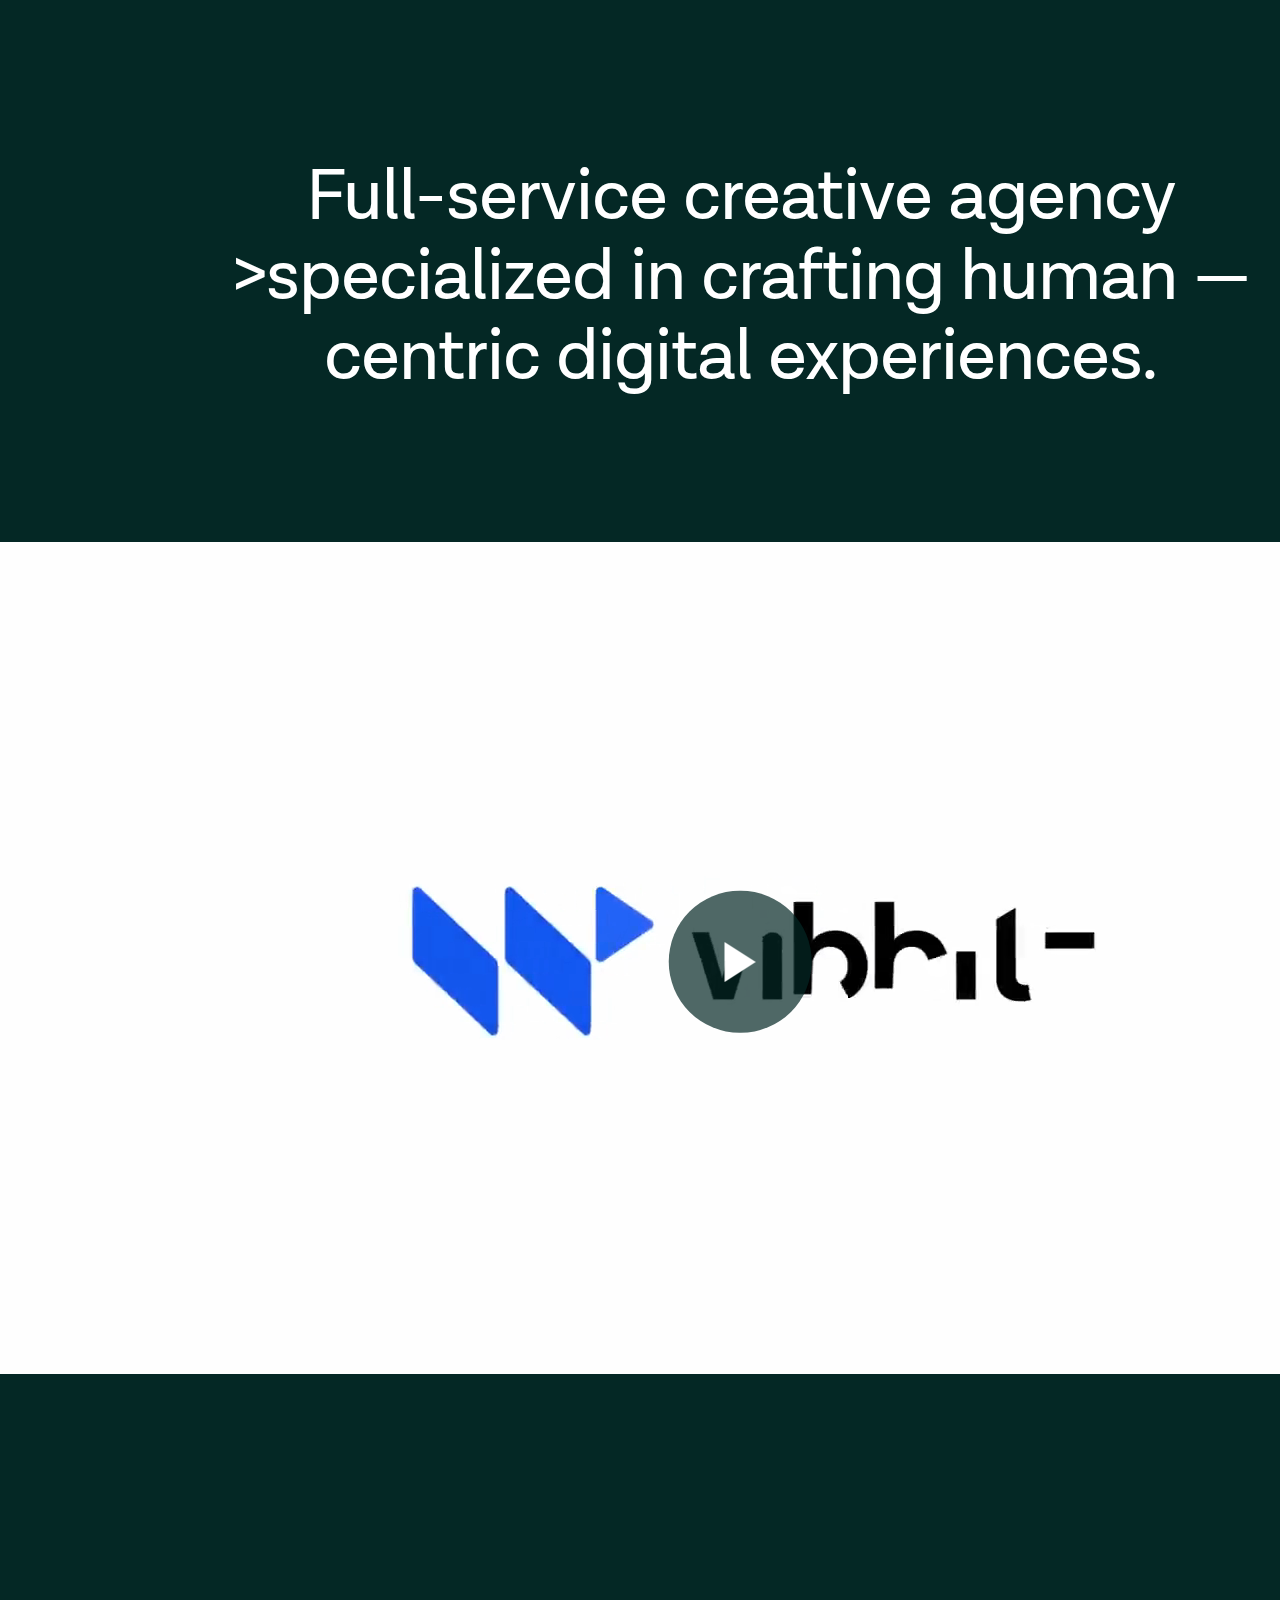
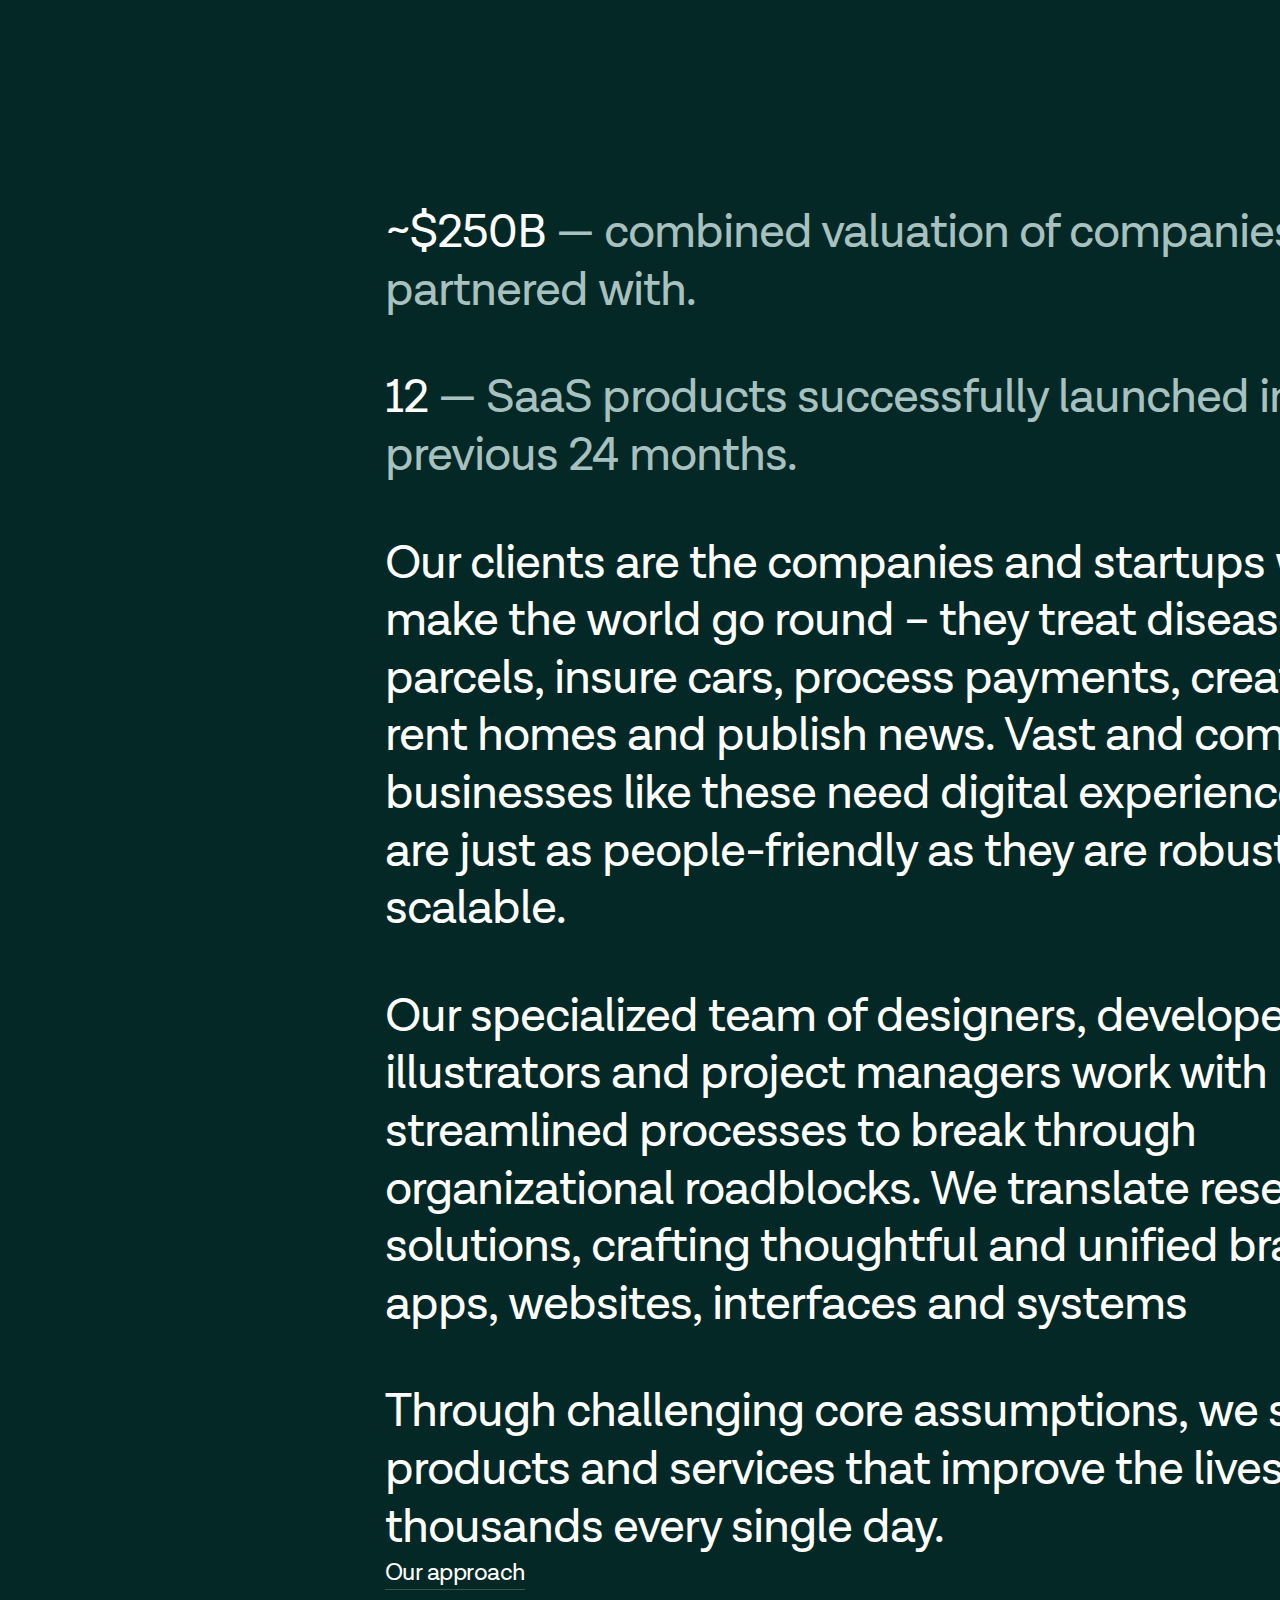
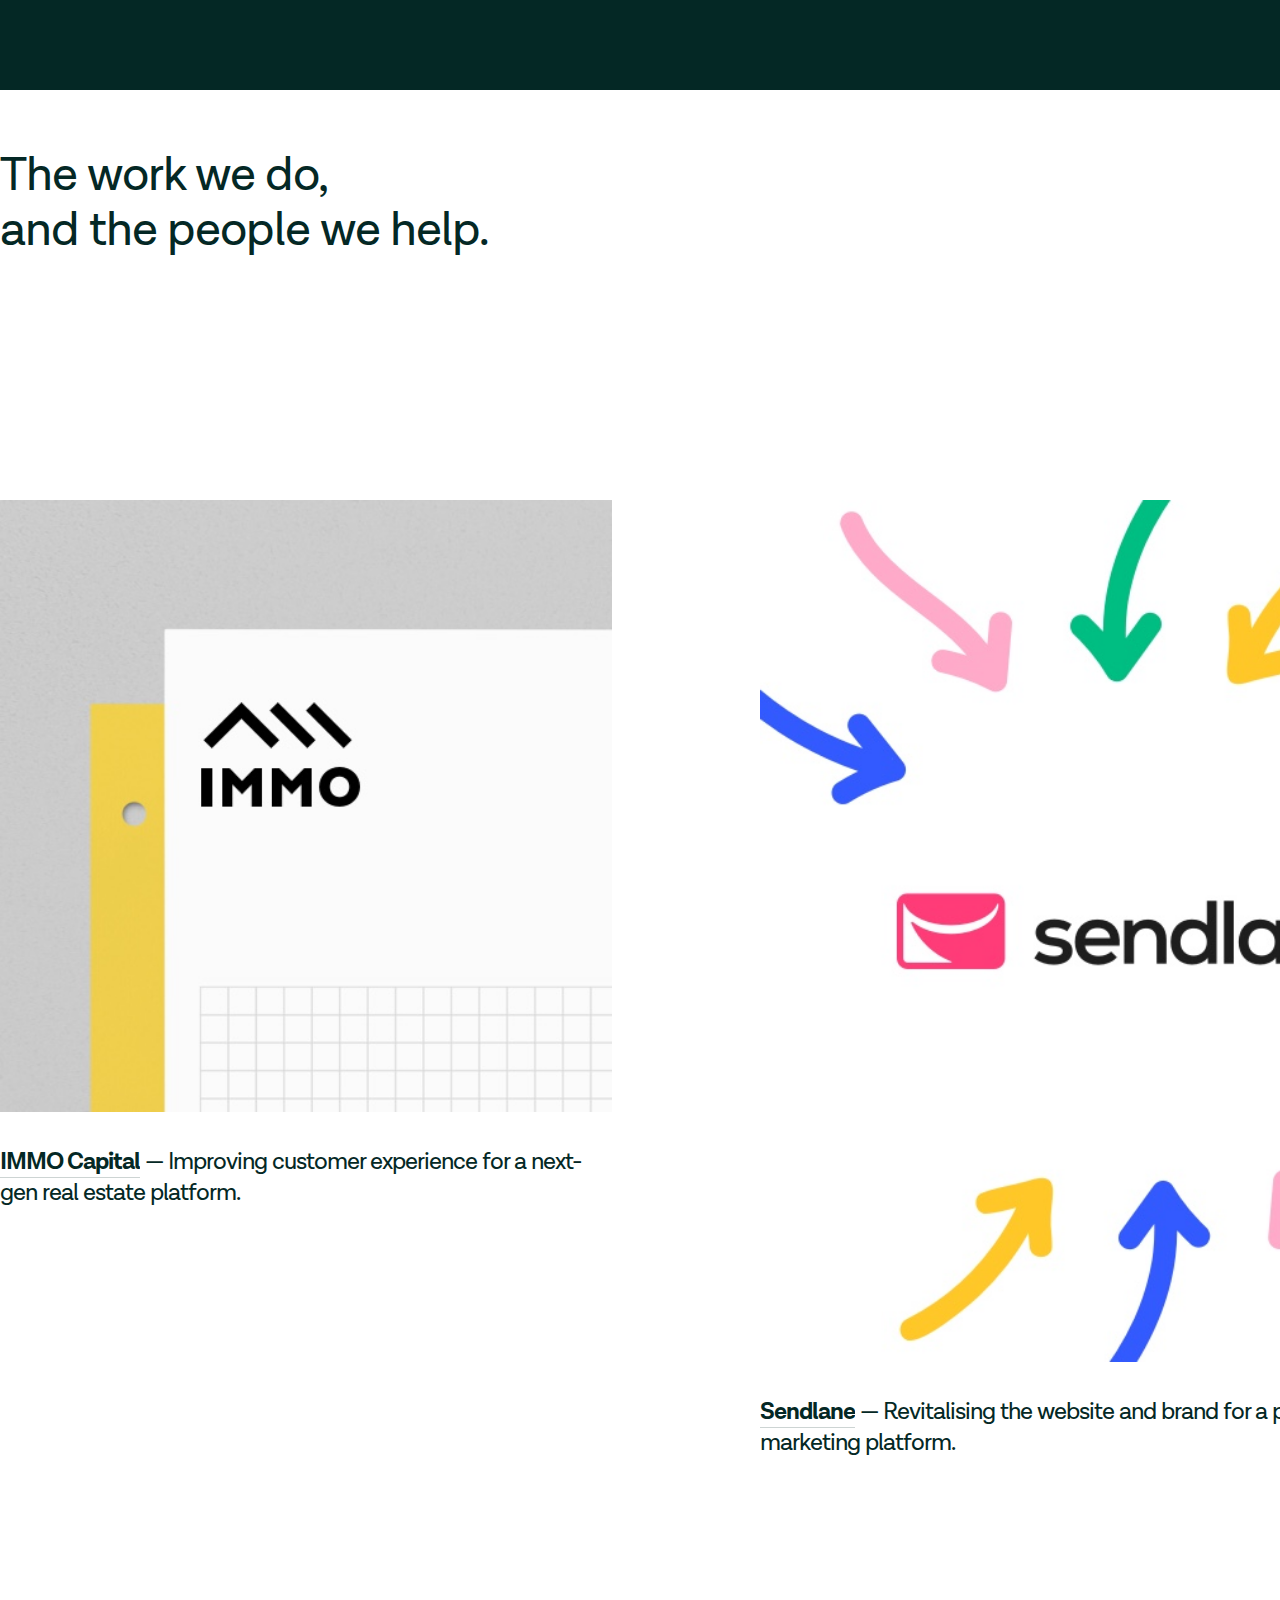
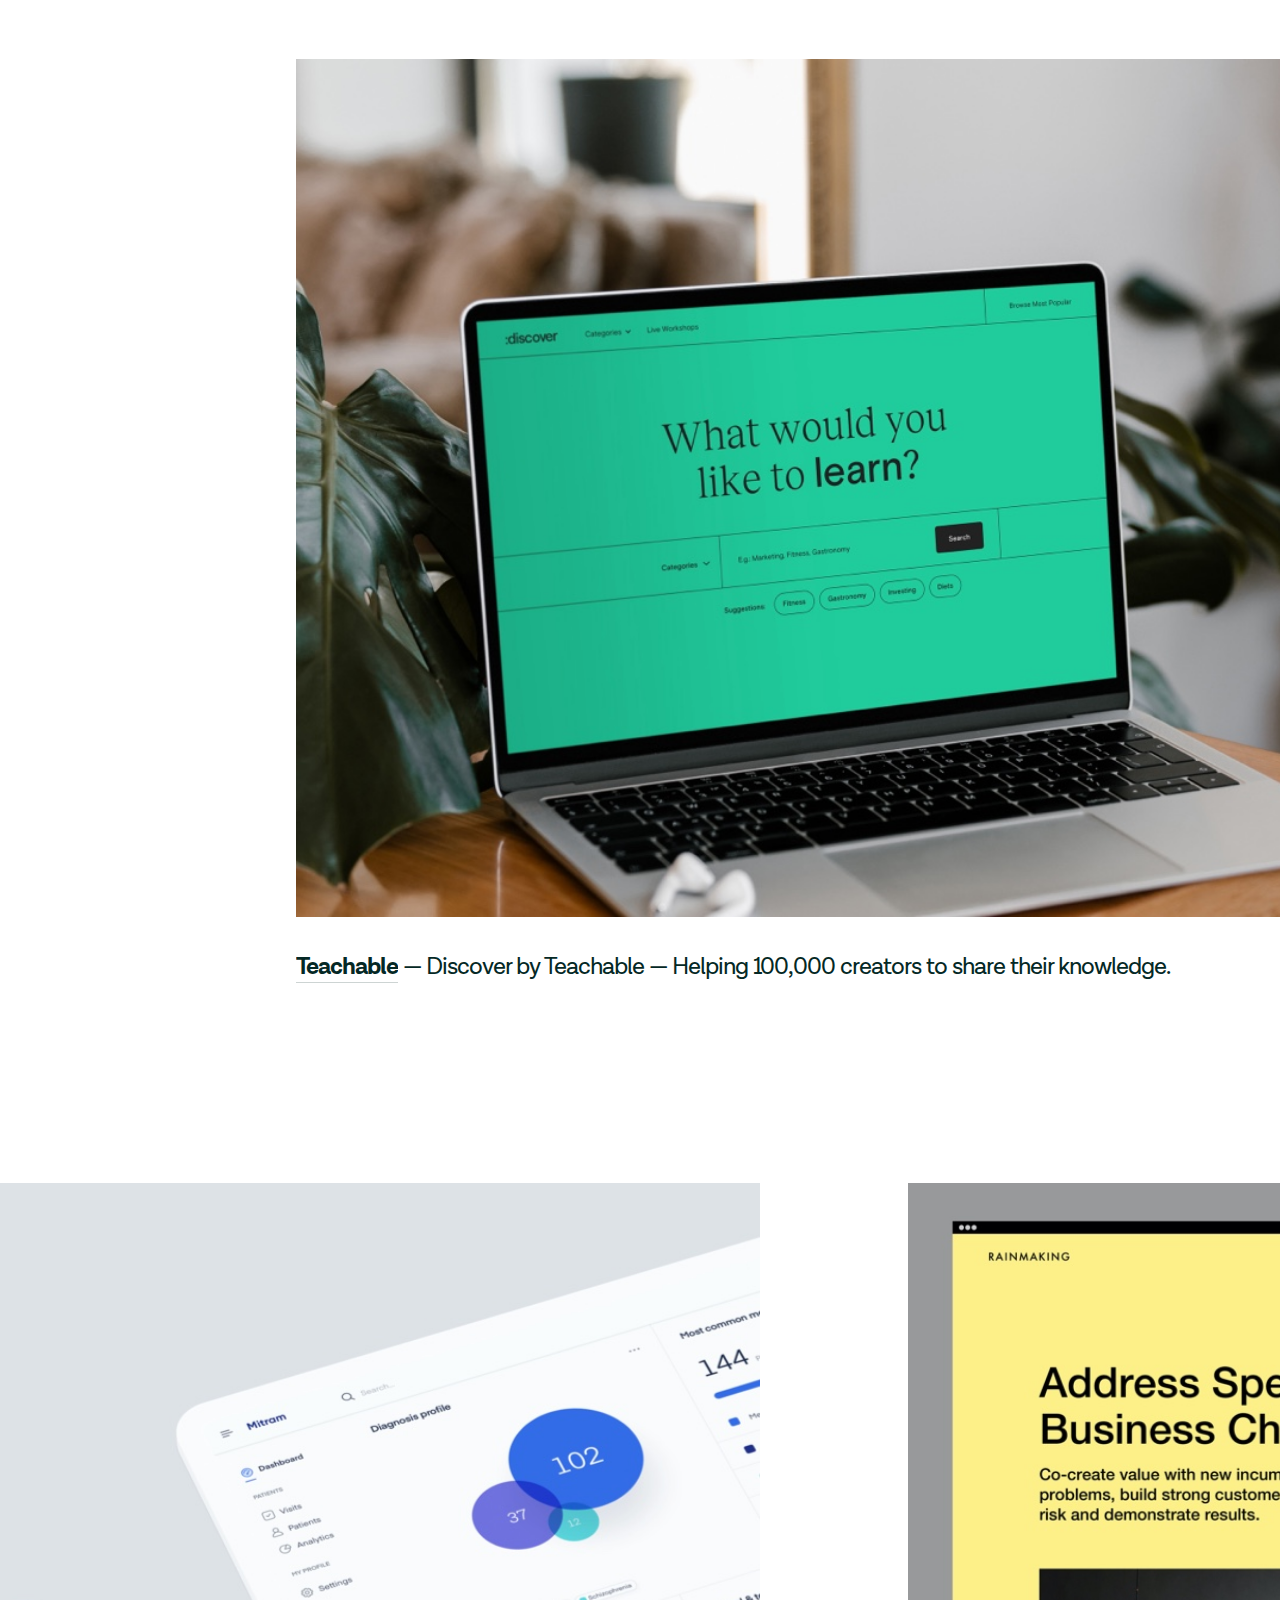
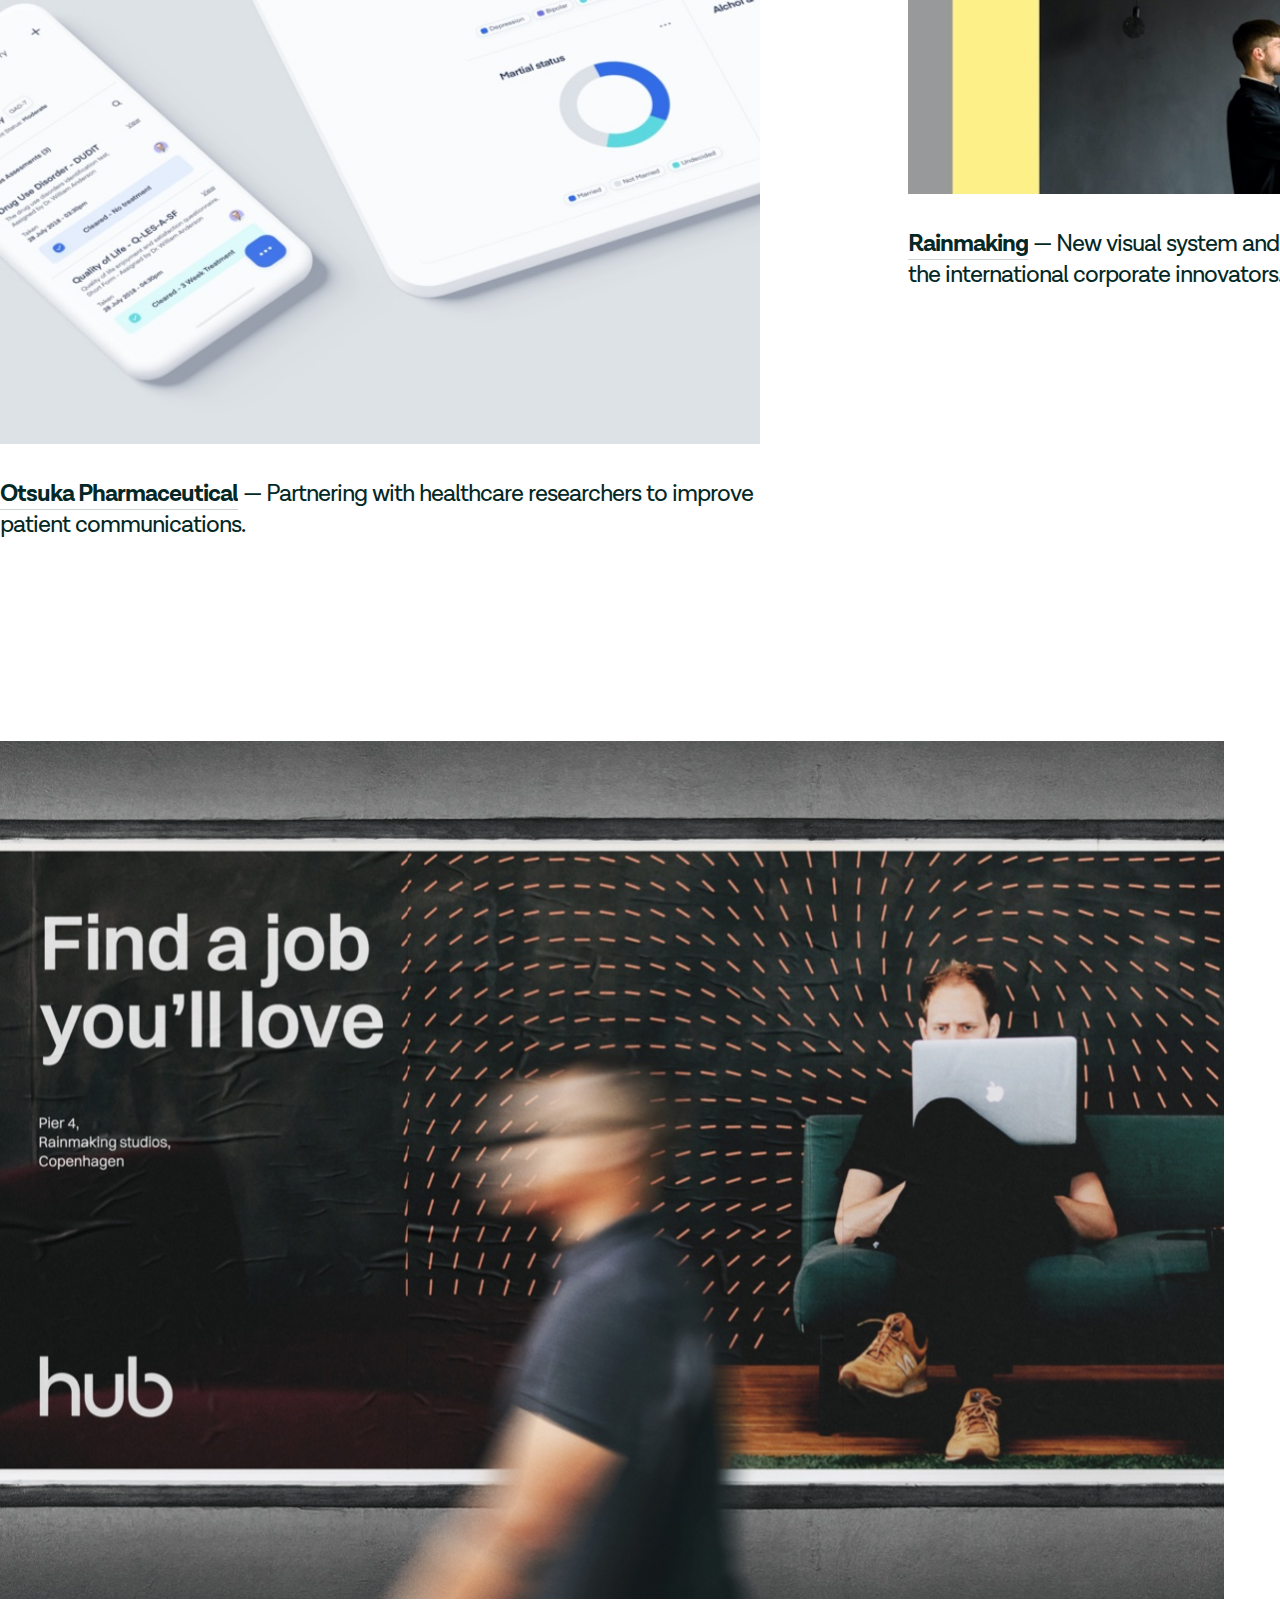
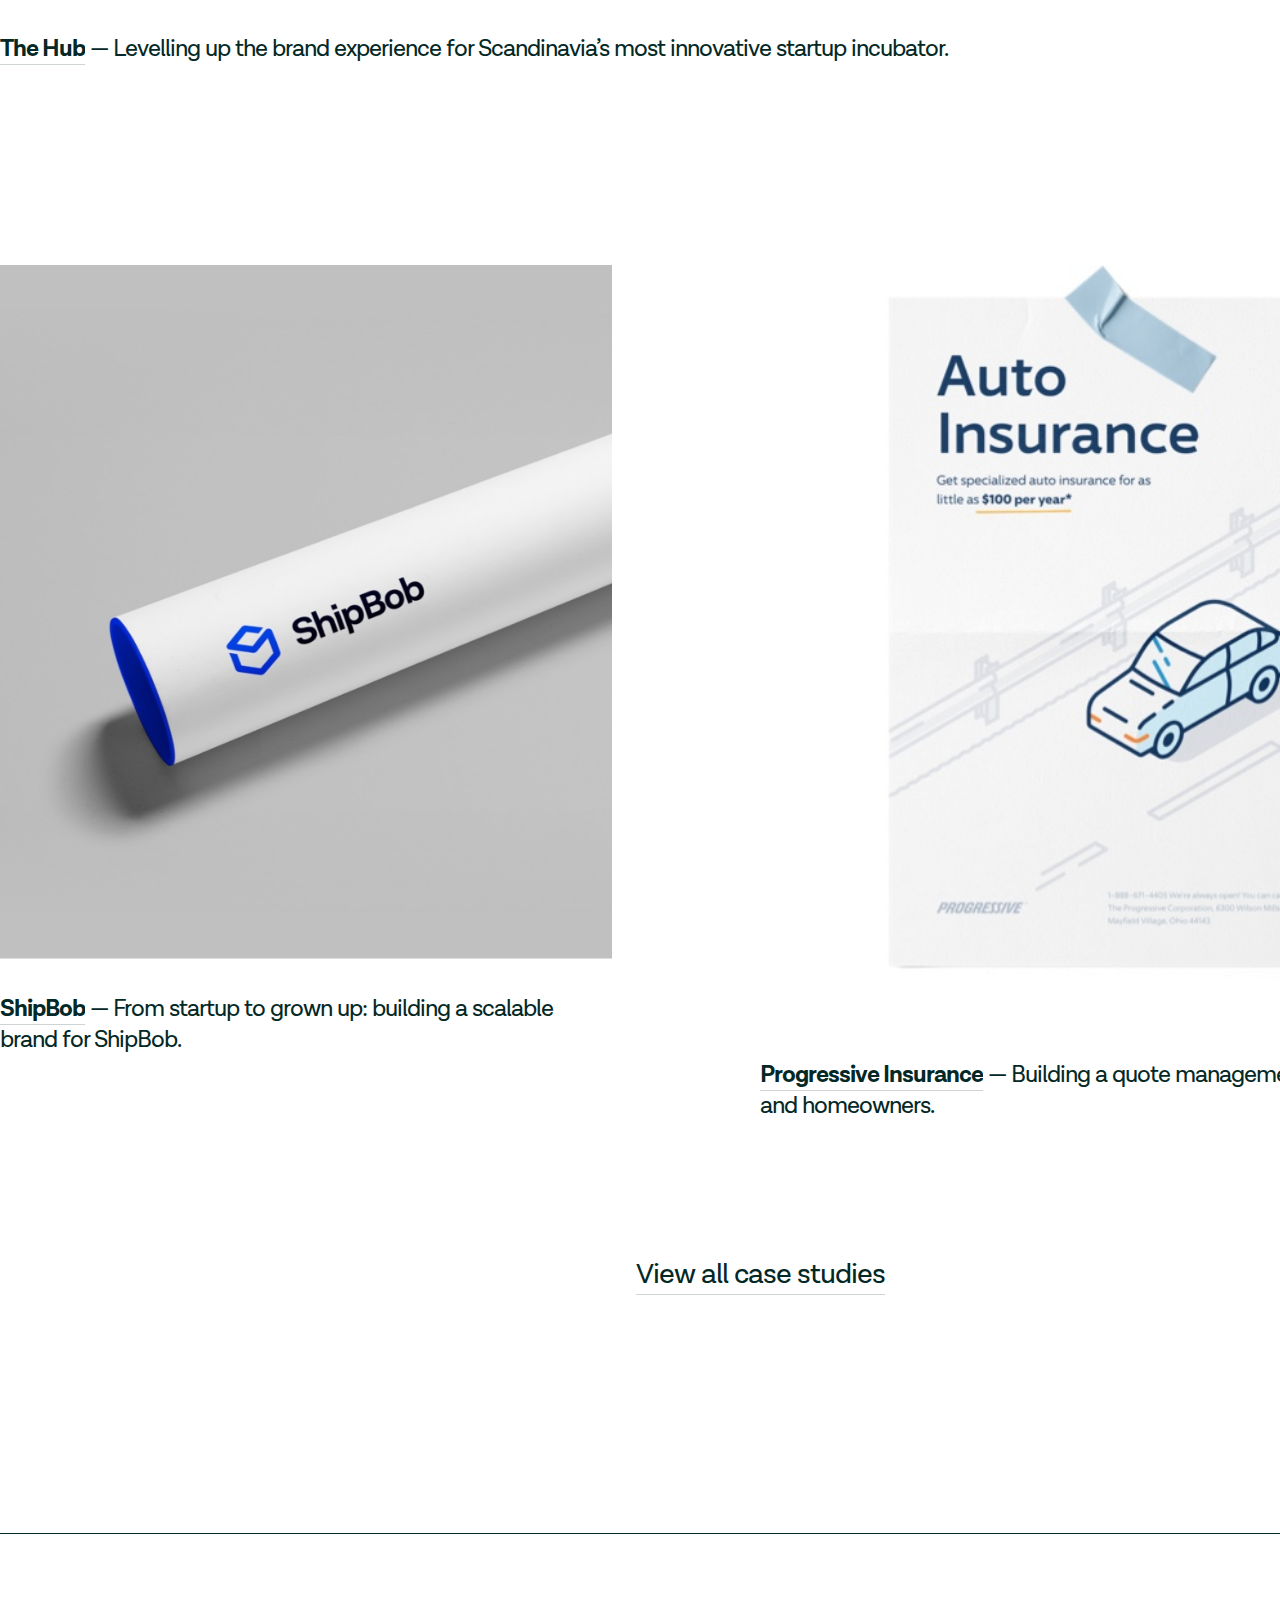
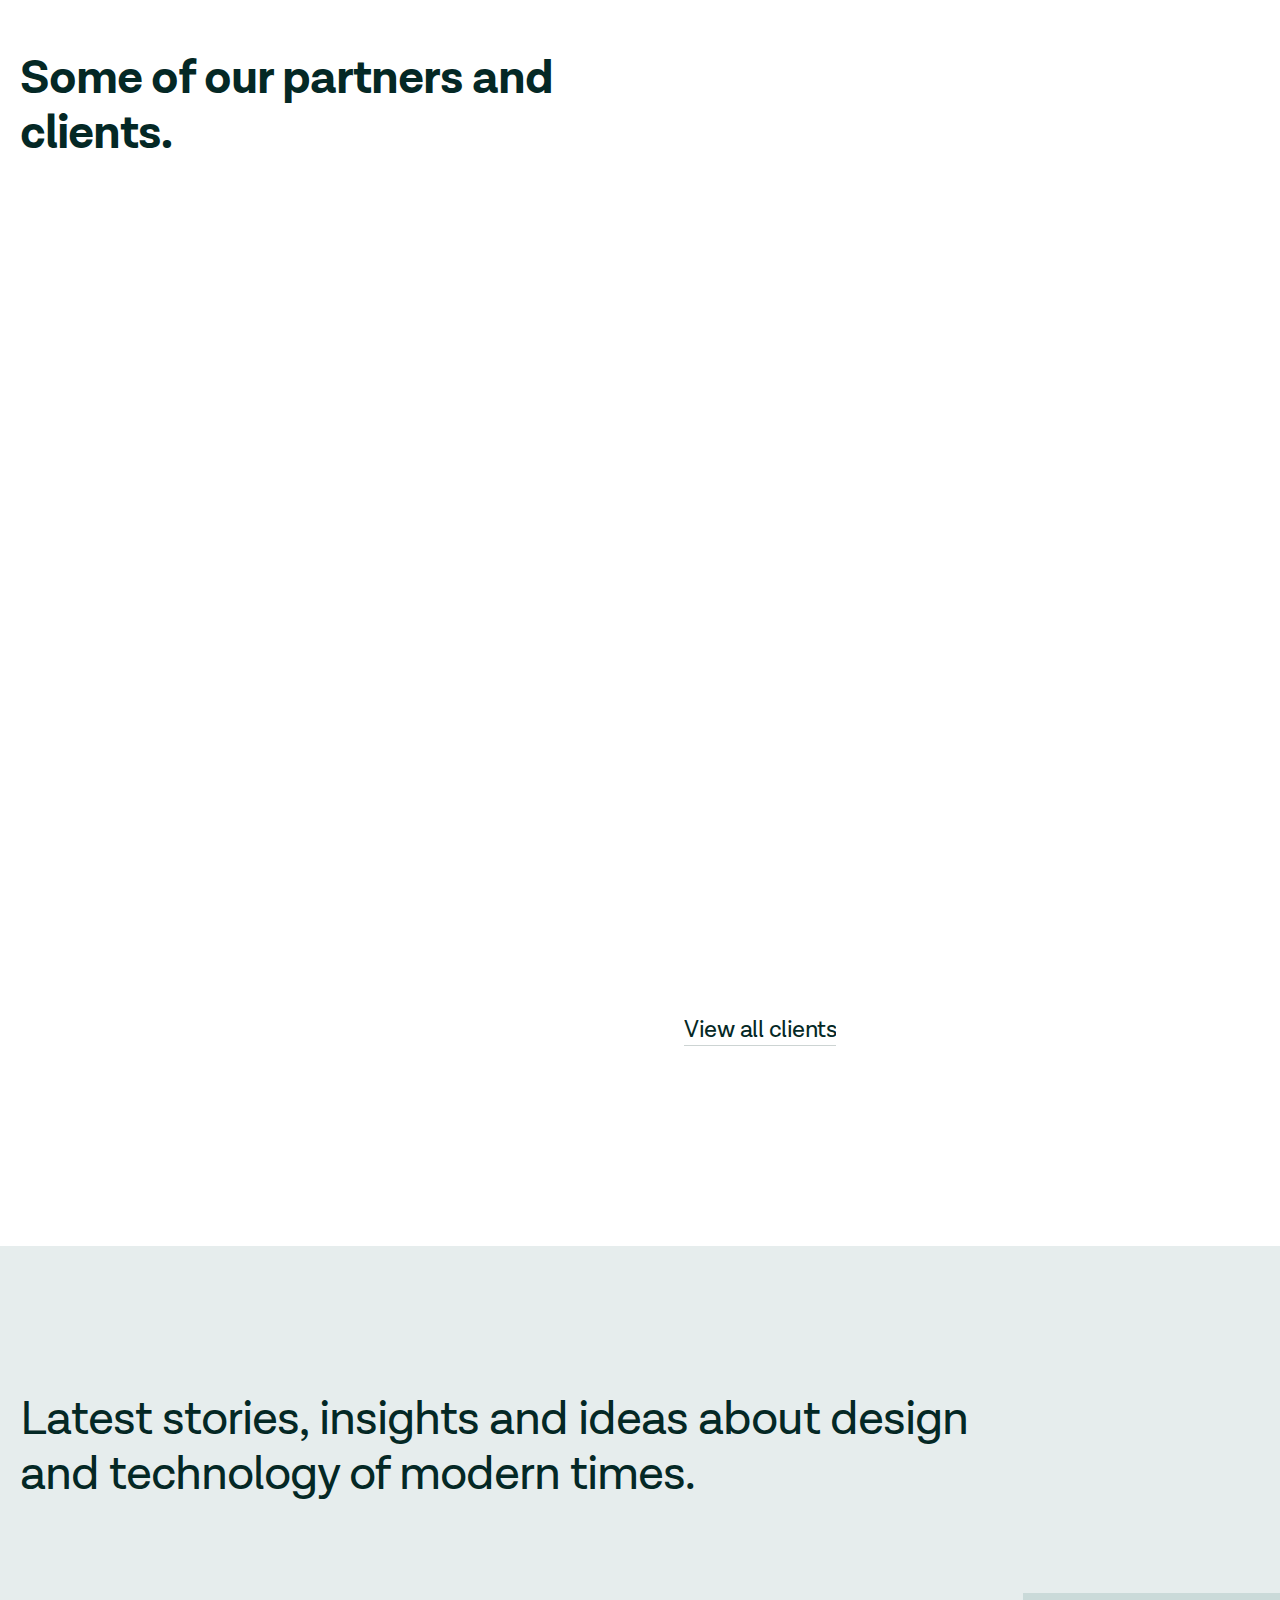
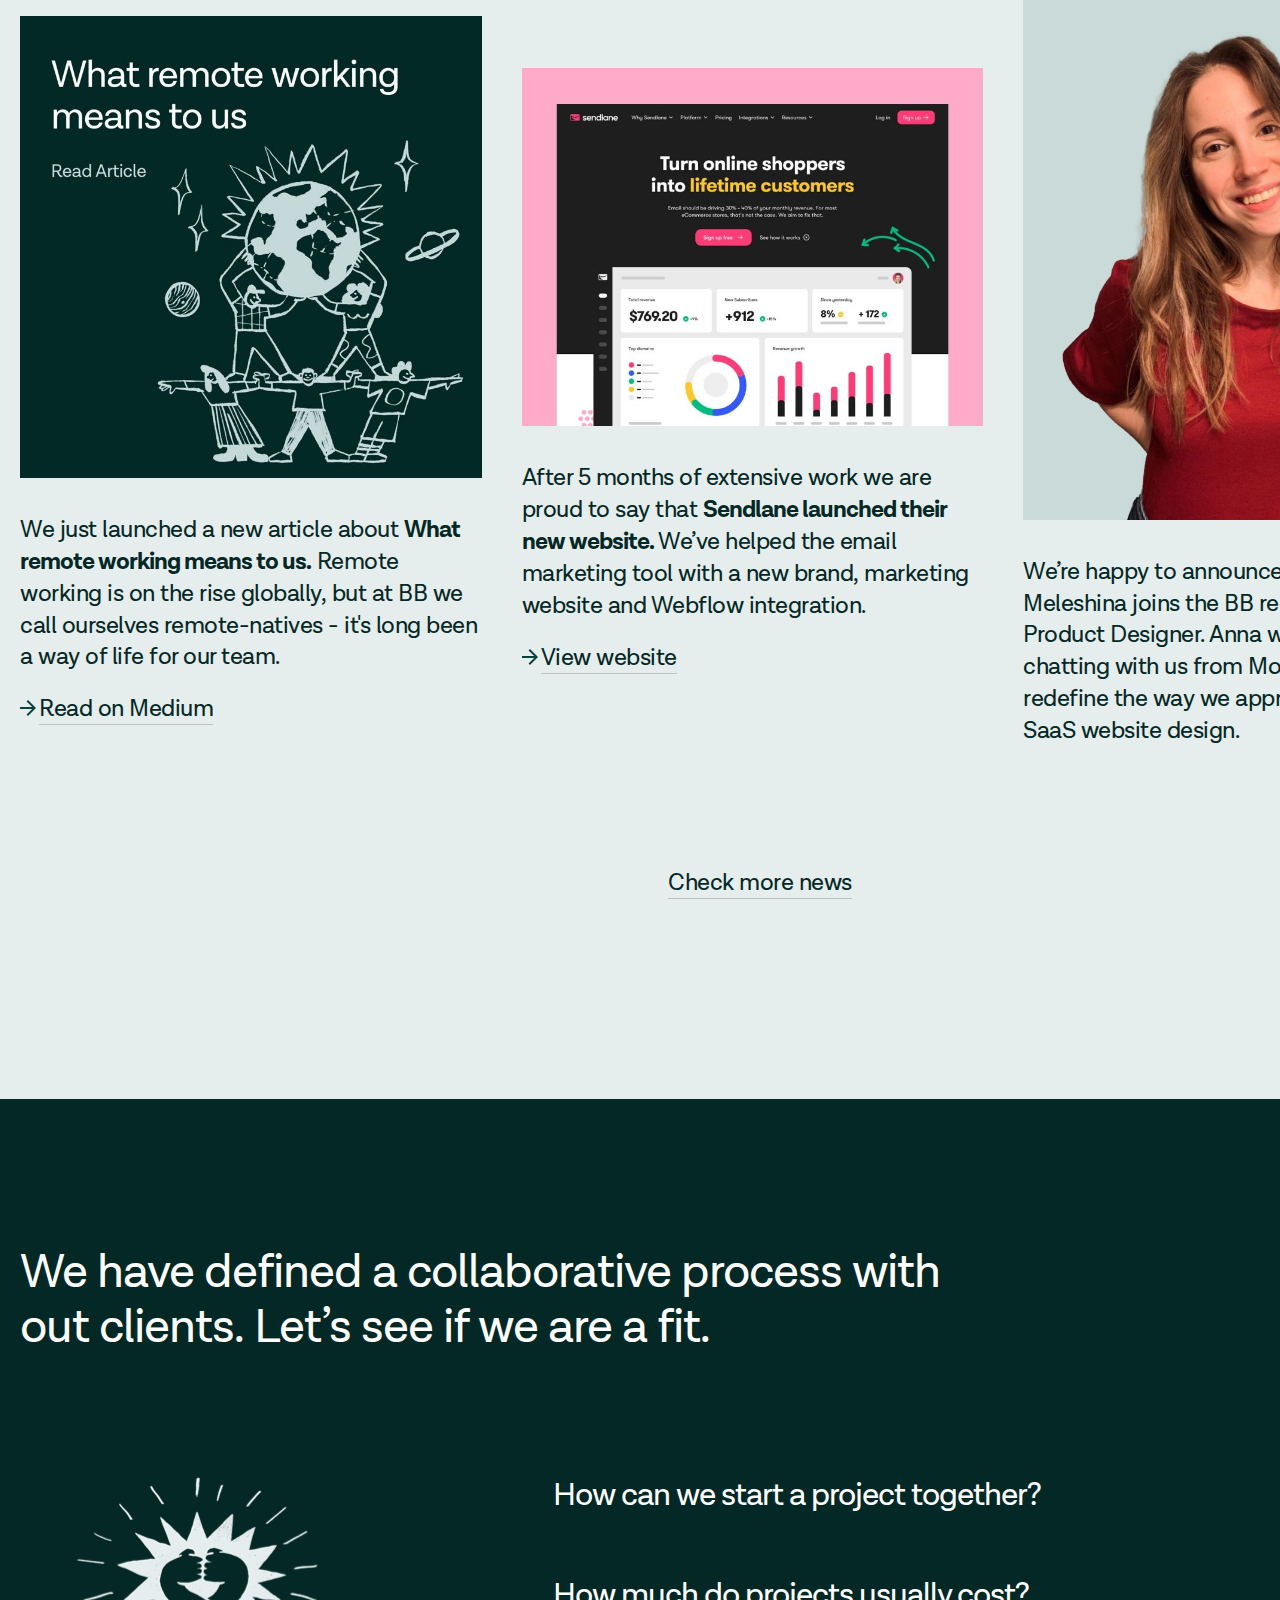
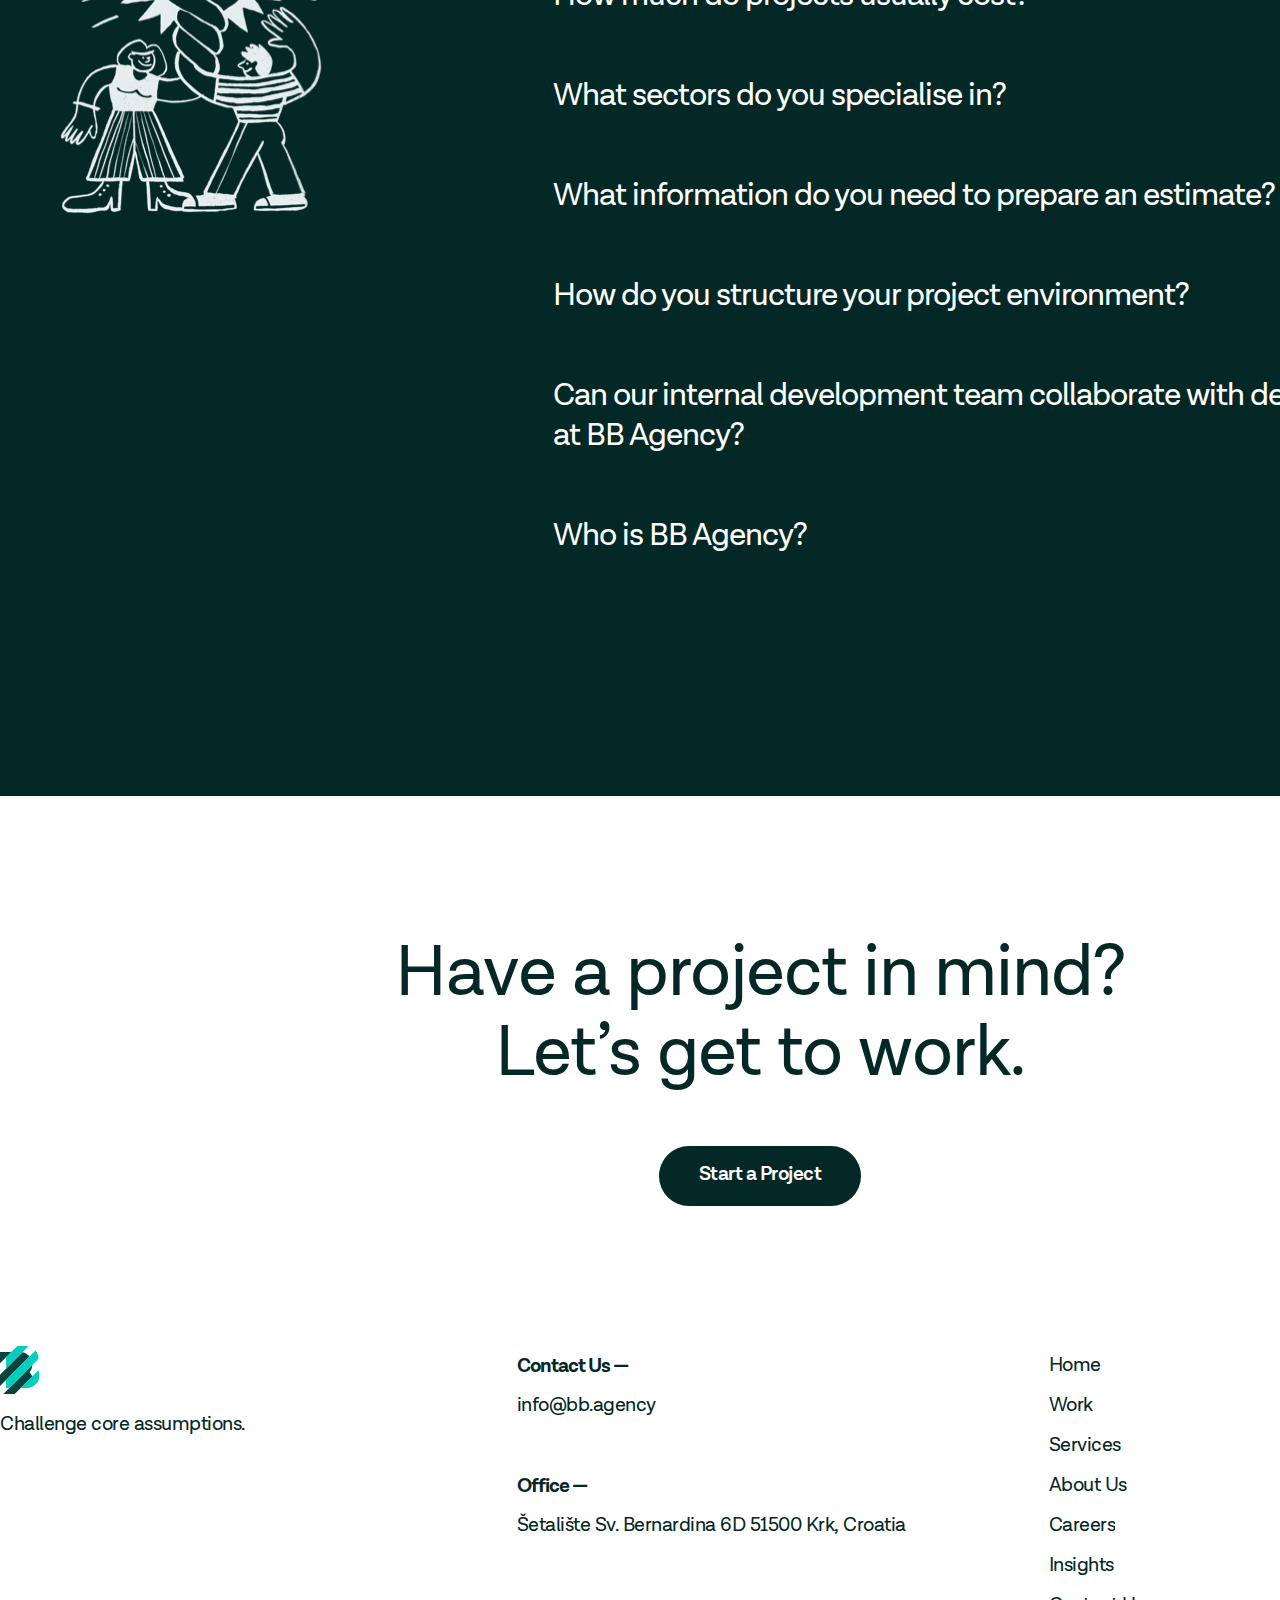
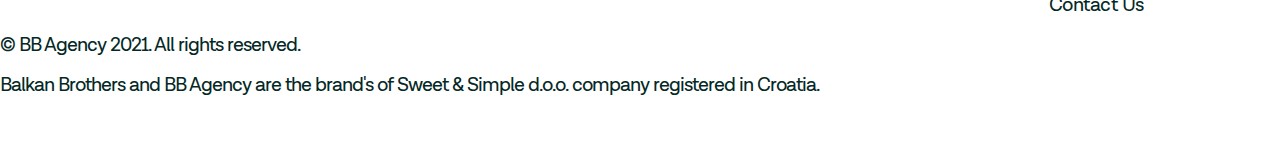
<file: index.html>
<!DOCTYPE html>
<html lang="en">

<link rel="shortcut icon" href="img/logo-icon-green.svg" sizes="16x16">

<head>
    <meta charset="UTF-8">
    <meta http-equiv="X-UA-Compatible" content="IE=edge">
    <meta name="viewport" content="width=device-width, initial-scale=1.0">
    <title>BB Agency</title>
    <link href="css/main.css" rel="stylesheet">
</head>



<body class="bg">

    <header>
        <div class="left">
            <a class="LOGO" href="index.html">Balkan Bros.</a>
        </div>
        <div class="right">
            <a class="work under_w" href="work.html">work</a>
            <a class="Services">Services</a>
            <a class="About Us">About Us</a>
            <a class="Insights">Insights</a>
            <a class="Start">Start a Project</a>
        </div>
    </header>
    <!-- progressive otsuka deloitte shipbob teachable -->

    <div class="videoplay">
        <iframe src="https://player.vimeo.com/video/465414188?title=1&byline=1&portrait=1&autoplay=true" frameborder="0"
            allow="autoplay; fullscreen" allowfullscreen></iframe>


    </div>


    <div class="up">
        <div class="container_a">
            <div class="full">
                <h1>
                    <div class="full_1">Full-service creative agency</div>
                    <div class="full_2">>specialized in crafting human —</div>
                    <div class="full_3">centric digital experiences.</div>
                </h1>
            </div>
        </div>


        <div class="video">
            <video muted autoplay loop>
                <source src="video/showcase.mp4" type="video/mp4">
            </video>
            <div class="play"></div>
            <img src="img/white_arrow.png" alt="">
        </div>


        <ul class="pimg">
            <li class="p_1">
                <img src="img/progressive.svg" alt="">
            </li>
            <li class="p_2">
                <img src="img/otsuka.svg" alt="">
            </li>
            <li class="p_3">
                <img src="img/deloitte.svg" alt="">
            </li>
            <li class="p_4">
                <img src="img/shipbob.svg" alt="">
            </li>
            <li class="p_5">
                <img src="img/teachable.svg" alt="">
            </li>
        </ul>

        <div class="combined">
            <div>
                <h2 class="com_1">~$250B
                    <span>
                        — combined valuation of companies we’ve partnered with.
                    </span>
                </h2>
            </div>
            <div>
                <h2 class="com_2">12
                    <span>
                        — SaaS products successfully launched in the previous 24 months.
                    </span>
                </h2>
            </div>
            <div>
                <h2 class="com_3">Our clients are the companies and startups who make the world go round – they treat
                    diseases, move
                    parcels,
                    insure cars, process payments, create jobs, rent homes and publish news. Vast and complex businesses
                    like
                    these need digital experiences that are just as people-friendly as they are robust and scalable.
                </h2>
            </div>
            <div>
                <h2 class="com_4">Our specialized team of designers, developers, illustrators and project managers work
                    with
                    streamlined
                    processes to break through organizational roadblocks. We translate research into solutions, crafting
                    thoughtful and unified brands, apps, websites, interfaces and systems
                </h2>
            </div>
            <div>
                <h2 class="com_5">Through challenging core assumptions, we shape the products and services that improve
                    the lives of
                    thousands
                    every single day.
                </h2>
            </div>

            <span><a class="under_w" href="#">Our approach</a></span>

        </div>

    </div>




    <!-- ------------- -->
    <div class="bg_white">
        <div class="thewokr">
            <h2>
                The work we do,<br>
                and the people we help.
            </h2>
        </div>

        <div class="down">
            <div class="card">
                <ul>
                    <li class="card_1">
                        <a href="#">
                            <div class="cimg_1">
                                <img src="img/thumbnail_01.jpg" art="">
                            </div>
                            <div class="text">
                                <b class="under_g">
                                    IMMO Capital
                                </b>
                                <span>
                                    — Improving customer experience for a next-gen real estate platform.
                                </span>
                            </div>
                        </a>
                    </li>
                    <li class="card_2">
                        <a href="#">
                            <div class="cimg_2">
                                <img src="img/thumbnail_02.jpg" art="">
                            </div>
                            <div class="text">
                                <b class="under_g">
                                    Sendlane
                                </b>
                                <span>
                                    — Revitalising the website and brand for a premier automated marketing platform.
                                </span>
                            </div>
                        </a>
                    </li>
                    <li class="card_3">
                        <a href="#">
                            <div class="cimg_3">
                                <img src="img/thumbnail_03.jpg" art="">
                            </div>
                            <div class="text">
                                <b class="under_g">
                                    Teachable
                                </b>
                                <span>
                                    — Discover by Teachable — Helping 100,000 creators to share their knowledge.
                                </span>
                            </div>
                        </a>
                    </li>
                    <li class="card_4">
                        <a href="#">
                            <div class="cimg_4">
                                <img src="img/thumbnail_04.jpg" art="">
                            </div>
                            <div class="text">
                                <b class="under_g">
                                    Otsuka Pharmaceutical
                                </b>
                                <span>
                                    — Partnering with healthcare researchers to improve patient communications.
                                </span>
                            </div>
                        </a>
                    </li>
                    <li class="card_5">
                        <a href="#">
                            <div class="cimg_5">
                                <img src="img/thumbnail_05.jpg" art="">
                            </div>
                            <div class="text">
                                <b class="under_g">
                                    Rainmaking
                                </b>
                                <span>
                                    — New visual system and CMS environment for the international corporate innovators.
                                </span>
                            </div>
                        </a>
                    </li>
                    <li class="card_6">
                        <a href="#">
                            <div class="cimg_6">
                                <img src="img/thumbnail_06.jpg" art="">
                            </div>
                            <div class="text">
                                <b class="under_g">
                                    The Hub
                                </b>
                                <span>
                                    — Levelling up the brand experience for Scandinavia’s most innovative startup
                                    incubator.
                                </span>
                            </div>
                        </a>
                    </li>
                    <li class="card_7">
                        <a href="#">
                            <div class="cimg_7">
                                <img src="img/thumbnail_07.jpg" art="">
                            </div>
                            <div class="text">
                                <b class="under_g">
                                    ShipBob
                                </b>
                                <span>
                                    — From startup to grown up: building a scalable brand for ShipBob.
                                </span>
                            </div>
                        </a>
                    </li>
                    <li class="card_8">
                        <a href="">
                            <div class="cimg_8">
                                <img src="img/thumbnail_08.jpg" art="">
                            </div>
                            <div class="text">
                                <b class="under_g">
                                    Progressive Insurance
                                </b>
                                <span>
                                    — Building a quote management system for agents and homeowners.
                                </span>
                            </div>
                        </a>
                    </li>



                    <div class="allstudies">
                        <a href="https://bb.agency/wokr" class="under_g">View all case studies</a>
                    </div>


                </ul>


            </div>

        </div>
        <!-- <hr> -->


        <div class="clients">
            <h2>Some of our partners and clients.</h2>
            <ul>
                <li class="clients_1">
                    <div><img src="img/progressive.jpg" alt=""></div>
                    <figure><a href="" class="under_g">Progressive Insurance</a>
                        — We have a 5+ years ongoing partnership with Progressive to help build a quote management
                        system for agents and homeowners.
                    </figure>
                    <figcaption>Insurtech</figcaption>
                </li>
                <li class="clients_2">
                    <div><img src="img/otsuka.jpg" alt=""></div>
                    <figure><a href="" class="under_g">Otsuka Pharmaceutical</a>
                        — We have an ongoing partnership with Otsuka’s US innovation department to test and publish a
                        multitude of healthcare apps.
                    </figure>
                    <figcaption>HealthcareTechnology</figcaption>
                </li>
                <li class="clients_3">
                    <div><img src="img/deloitte.jpg" alt=""></div>
                    <figure><a href="" class="under_g">Deloitte</a>
                        — We launched an in-house product named Semoss to help battle big data management.
                    </figure>
                    <figcaption>Big data</figcaption>
                </li>
                <li class="clients_4">
                    <div><img src="img/wibbitz.jpg" alt=""></div>
                    <figure><a href="" class="under_g">Wibbitz</a>
                        — Wibbitz partnered with BB Agency to completely rebrand and launch Wibbitz’s new website,
                        marketing
                        platform and product suite.
                    </figure>
                    <figcaption>SaaS</figcaption>
                </li>
                <li class="clients_5">
                    <div><img src="img/bnp-paribas.jpg" alt=""></div>
                    <figure><a href="" class="under_g"> BNP Paribas </a>
                        — To help BNP Paribas manage their largest clients with more than 150,000 employees, we created
                        concepts and visuals for customer communication solutions, in partnership with Sugar CRM.
                    </figure>
                    <figcaption>Fintech</figcaption>
                </li>
                <li class="clients_6">
                    <div><img src="img/shipbob.jpg" alt=""></div>
                    <figure><a href="" class="under_g">ShipBob</a>
                        — We’ve helped the shipping logistics provider with a refreshed branding, website and cms
                        environment.
                    </figure>
                    <figcaption>Transportation</figcaption>
                </li>
                <li class="clients_7">
                    <div><img src="img/sendlane.jpg" alt=""></div>
                    <figure><a href="" class="under_g">Sendlane</a>
                        — We’ve helped the marketing automation tool with a refreshed branding, user interface, website
                        and
                        CMS environment.
                    </figure>
                    <figcaption>SaaS</figcaption>
                </li>
                <li class="clients_8">
                    <div><img src="img/rainmaking.jpg" alt=""></div>
                    <figure><a href="" class="under_g">Rainmaking</a>
                        — A long term partnership with Copenhagen’s venture development firm to research and design new
                        experiences for various international clients.
                    </figure>
                    <figcaption>SaaS</figcaption>
                </li>

            </ul>

            <div class="Viewallclients">
                <a class="under_g" href="">View all clients</a>
            </div>
        </div>
    </div>

    <div class="moderntimes_bg">
        <div class="container_b">
            <h2>Latest stories, insights and ideas about design and technology of modern times.</h2>
            <ul>
                <li>
                    <img src="img/mordern_01.jpeg" class="mimg_1" alt="">

                    <p>
                        We just launched a new article about <strong>What remote working means to us.</strong> Remote
                        working is on the rise globally, but at BB we call ourselves remote-natives - it's long been a
                        way
                        of life for our team.
                    </p>
                    <div class="link">
                        <img src="img/arrow-right-green.svg" alt="">
                        <a href="#" class="under_g">Read on Medium</a>
                    </div>
                </li>
                <li>
                    <img src="img/mordern_02.jpeg" class="mimg_2" alt="">
                    <p>
                        After 5 months of extensive work we are proud to say that <strong>Sendlane launched their new
                            website.</strong> We’ve helped the email marketing tool with a new brand, marketing website
                        and
                        Webflow integration.
                    </p>
                    <div class="link">
                        <img src="img/arrow-right-green.svg" alt="">
                        <a href="#" class="under_g">View website</a>
                    </div>
                </li>
                <li>
                    <img src="img/mordern_03.jpeg" class="mimg_3" alt="">
                    <p>
                        We’re happy to announce that Anna Meleshina joins the BB remote—natives as a Product Designer.
                        Anna
                        will be Zooming and chatting with us from Moscow, to help us redefine the way we approach
                        strategy
                        and SaaS website design.
                    </p>

                </li>
            </ul>

            <div class="check">
                <a href="" class="under_g">Check more news</a>
            </div>
        </div>
    </div>





    <section class="Wehave">
        <div class="container_c">
            <h2>We have defined a collaborative process with out clients. Let’s see if we are a fit.</h2>
            <div class="how">
                <figure><img src="img/how.png" art=""></figure>
                <div>
                    <ul>

                        <li class="question">
                            <div class="push">
                                <h3>How can we start a project together?</h3>
                                <span class="caret"><img src="img/caret.png"></span>
                            </div>
                            <p>
                                Great question! The first step is to get in touch by filling out our contact form, which
                                you’ll find here. We usually start our projects with a discovery call, followed by a
                                short
                                exploration phase where we work with you to define the project scope and services we can
                                help you with. We’ll then proceed to share our cost estimate, prepare a statement of
                                work
                                and schedule in kickoff calls with our teams. Once the paperwork is complete and the
                                deposit
                                payment is settled, we get to work!
                            </p>
                        </li>



                        <li class="question">
                            <div class="push">
                                <h3>How much do projects usually cost?</h3>
                                <span class="caret"><img src="img/caret.png"></span>
                            </div>
                            <p>
                                We have a MEF (minimum engagement fee) in place, which means all projects start at
                                $30,000 USD.
                                Over the years, we’ve discovered this is the minimum figure that allows us to provide
                                all our
                                clients with a consistently high standard of work across multiple services, whilst
                                allowing room
                                for projects to change.

                                We offer our clients a number of different dynamic billing structures, including fixed
                                project
                                fees, hourly rates, and monthly retainers for both design and development services.
                            </p>
                        </li>

                        <li class="question">
                            <div class="push">
                                <h3>What sectors do you specialise in?</h3>
                                <span class="caret"><img src="img/caret.png"></span>
                            </div>
                            <p>
                                We work primarily with technology SMEs, corporations, and funded startups who develop
                                products in the SaaS, finance, banking, property, healthcare, transport, and
                                communication sectors.

                                We like to collaborate closely with clients, and see the best results when working
                                directly with CEOs, Heads of Marketing, CMOs, and VPs of Marketing, Product or
                                Technology.

                                We make especially great partners for companies who are growing fast and need a scalable
                                design system, modular CMS and a future- proof brand identity that they can manage
                                internally as their user base grows. Our case studies for Rainmaking, Wibbitz, ShipBob
                                and Assembly Payments are all great examples of the vital support and service we can
                                offer to rapidly expanding startups.
                            </p>
                        </li>
                        <li class="question">
                            <div class="push">
                                <h3>What information do you need to prepare an estimate?</h3>
                                <span class="caret"><img src="img/caret.png"></span>
                            </div>
                            <p>
                                We’re focused on human-centric design which includes our processes, so we’d always
                                suggest getting in touch first and we can talk you through what we need in more detail.
                            </p>
                        </li>
                        <li class="question">
                            <div class="push">
                                <h3>How do you structure your project environment?</h3>
                                <span class="caret"><img src="img/caret.png"></span>
                            </div>
                            <p>
                                We have small and focused teams dedicated to each project. Your typical team might look
                                something like this:
                                Project Manager
                                Brand Designer
                                UI Designer
                                UX Specialist
                                Frontend Developer,
                                Head of Design
                                Head of Development

                                Our agency is remote-native and we use industry standard collaboration software and apps
                                to maintain smooth and easy communication with our clients at all times.
                            </p>
                        </li>
                        <li class="question">
                            <div class="push">
                                <h3>Can our internal development team collaborate with developers at BB Agency?</h3>
                                <span class="caret"><img src="img/caret.png"></span>
                            </div>
                            <p>
                                We usually do! To know for sure, we’ll organize a call with your team to compare stack
                                and project environments.
                            </p>
                        </li>
                        <li class="question">
                            <div class="push">
                                <h3>Who is BB Agency?</h3>
                                <span class="caret"><img src="img/caret.png"></span>
                            </div>
                            <p>
                                We are designers, strategists, researchers, animators, illustrators, developers, and
                                project managers partnering with design leaders of tech brands and growing businesses to
                                create simple, useful and scalable digital solutions.

                                We are a remote team with members and collaborators working together from Croatia,
                                France, United Kingdom, Netherlands, Slovakia, Philippines, Lithuania and the United
                                States to provide a valuable global perspective on our work.

                                Our core team are based in Krk, Croatia. We work with our clients almost exclusively on
                                a remote basis, something that’s never been as easy and efficient as it is today, thanks
                                to our streamlined working processes. We’re proud to say our clients come to us from all
                                around the world.

                                Learn more about us
                            </p>
                        </li>
                    </ul>
                </div>
            </div>
        </div>
    </section>




    <!-- FOOTER FOOTER FOOTER FOOTER FOOTER FOOTER FOOTER FOOTER FOOTER FOOTER -->
    <div class="mind">
        <div class="container_d">

            <div class="have">
                <h1>Have a project in mind? Let’s get to work.</h1>
                <a href="#">Start a Project</a>
            </div>


            <div class="footer">

                <div class="row">

                    <div class="logo">
                        <a href="#"><img src="img/logo-icon-green.svg"></a>
                        <p> Challenge core assumptions. </p>
                    </div>
                    <div class="contacts">
                        <b>Contact Us —</b>
                        <a href="mailto:info@bb.agency" class="under_wg">info@bb.agency</a>
                        <br>
                        <br>
                        <b>Office —</b>
                        <p> Šetalište Sv. Bernardina 6D
                            51500 Krk, Croatia
                        </p>
                    </div>
                    <div class="menu">
                        <ul class="ml">
                            <li><a href="#" class="under_wg">Home</a></li>
                            <li><a href="#" class="under_wg">Work</a></li>
                            <li><a href="#" class="under_wg">Services</a></li>
                            <li><a href="#" class="under_wg">About Us</a></li>
                            <li><a href="#" class="under_wg">Careers</a></li>
                            <li><a href="#" class="under_wg">Insights</a></li>
                            <li><a href="#" class="under_wg">Contact Us</a></li>
                        </ul>
                        <ul class="mr">
                            <li><a href="#" class="under_wg">Dribbble</a></li>
                            <li><a href="#" class="under_wg">Instagram</a></li>
                            <li><a href="#" class="under_wg">Behance</a></li>
                            <li><a href="#" class="under_wg">Facebook</a></li>
                            <li><a href="#" class="under_wg">Clutch</a></li>
                            <li><a href="#" class="under_wg">Twitter</a></li>
                            <li><a href="#" class="under_wg">Medium</a></li>
                        </ul>
                    </div>

                </div>
                <div class="row copy">
                    © BB Agency 2021. All rights reserved.<br>
                    Balkan Brothers and BB Agency are the brand's of Sweet & Simple d.o.o. company registered in
                    Croatia.
                </div>
            </div>
        </div>
    </div>













































    <style>
        .videoplay {
            display: none;
        }

        .videoplay.active {
            width: 100%;
            height: 100%;
            position: fixed;
            top: 0;
            left: 0;
            display: flex;
            align-items: center;
            justify-content: center;
            z-index: 999;
            padding: 46px;
            background: black;
        }

        .videoplay.active iframe {
            width: 100%;
            height: 100%;
        }
    </style>

    <script>

        var video = document.querySelector('.up .video');
        var videoplay = document.querySelector('.videoplay');

        video.addEventListener('click', function () {
            videoplay.classList.add('active');
        })
    </script>













    <style>
        .question p {
            display: block;
            position: relative;
            z-index: 1;
            height: 0;
            opacity: 0;
            font-size: 1.5rem;
            font-weight: 400;
            color: #a6c1bf;
            line-height: 1.33;
            margin: 30px;
            transition: .5s;
        }

        .question p.active {
            height: auto;
            padding-bottom: 30px;
            opacity: 1;
        }
    </style>

    <script>

        var question = document.querySelectorAll('.question');

        for (var i = 0; i < question.length; i++) {
            question[i].addEventListener('click', function () {
                this.querySelector('p').classList.add('active');
            })
        }
    </script>


    <!--     <style>
        .bg {
            background: #042825;
            color:#fff;
            transition: .5s;
        }
        .bg.active {
            background: #fff;
            color:#042825;
        }
    </style>
    <script>
        var bg = document.querySelector('body');
        var down = document.querySelector('body .bg_white');

        var bgTop = bg.offsetTop;
        var bgdown = down.offsetTop;
        if(bgTop > bgdown) {
            bg.classList.add('active');
        }else {
            bg.classList.remove('active');
        }

</script> -->

    <style>
        .bg {
            background: #042825;
            color: #fff;
        }
    </style>

</body>

</html>
</file>
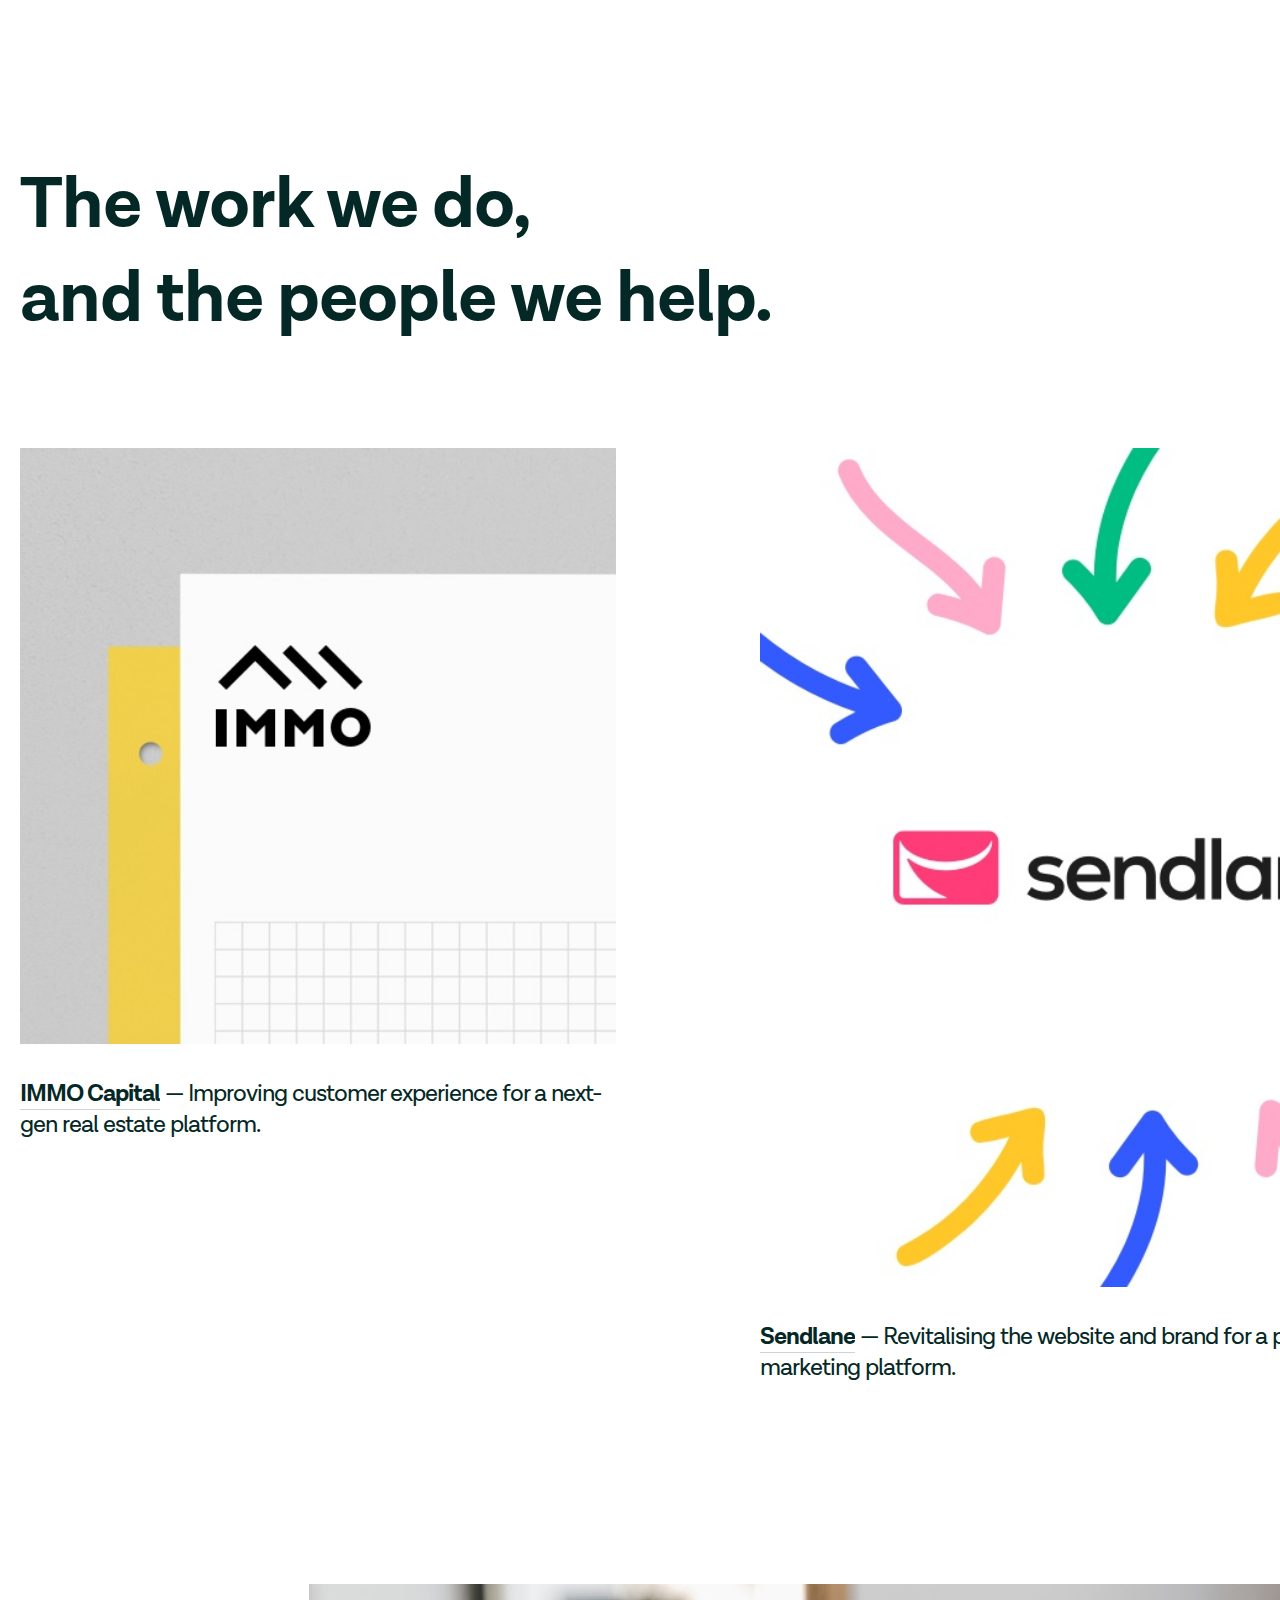
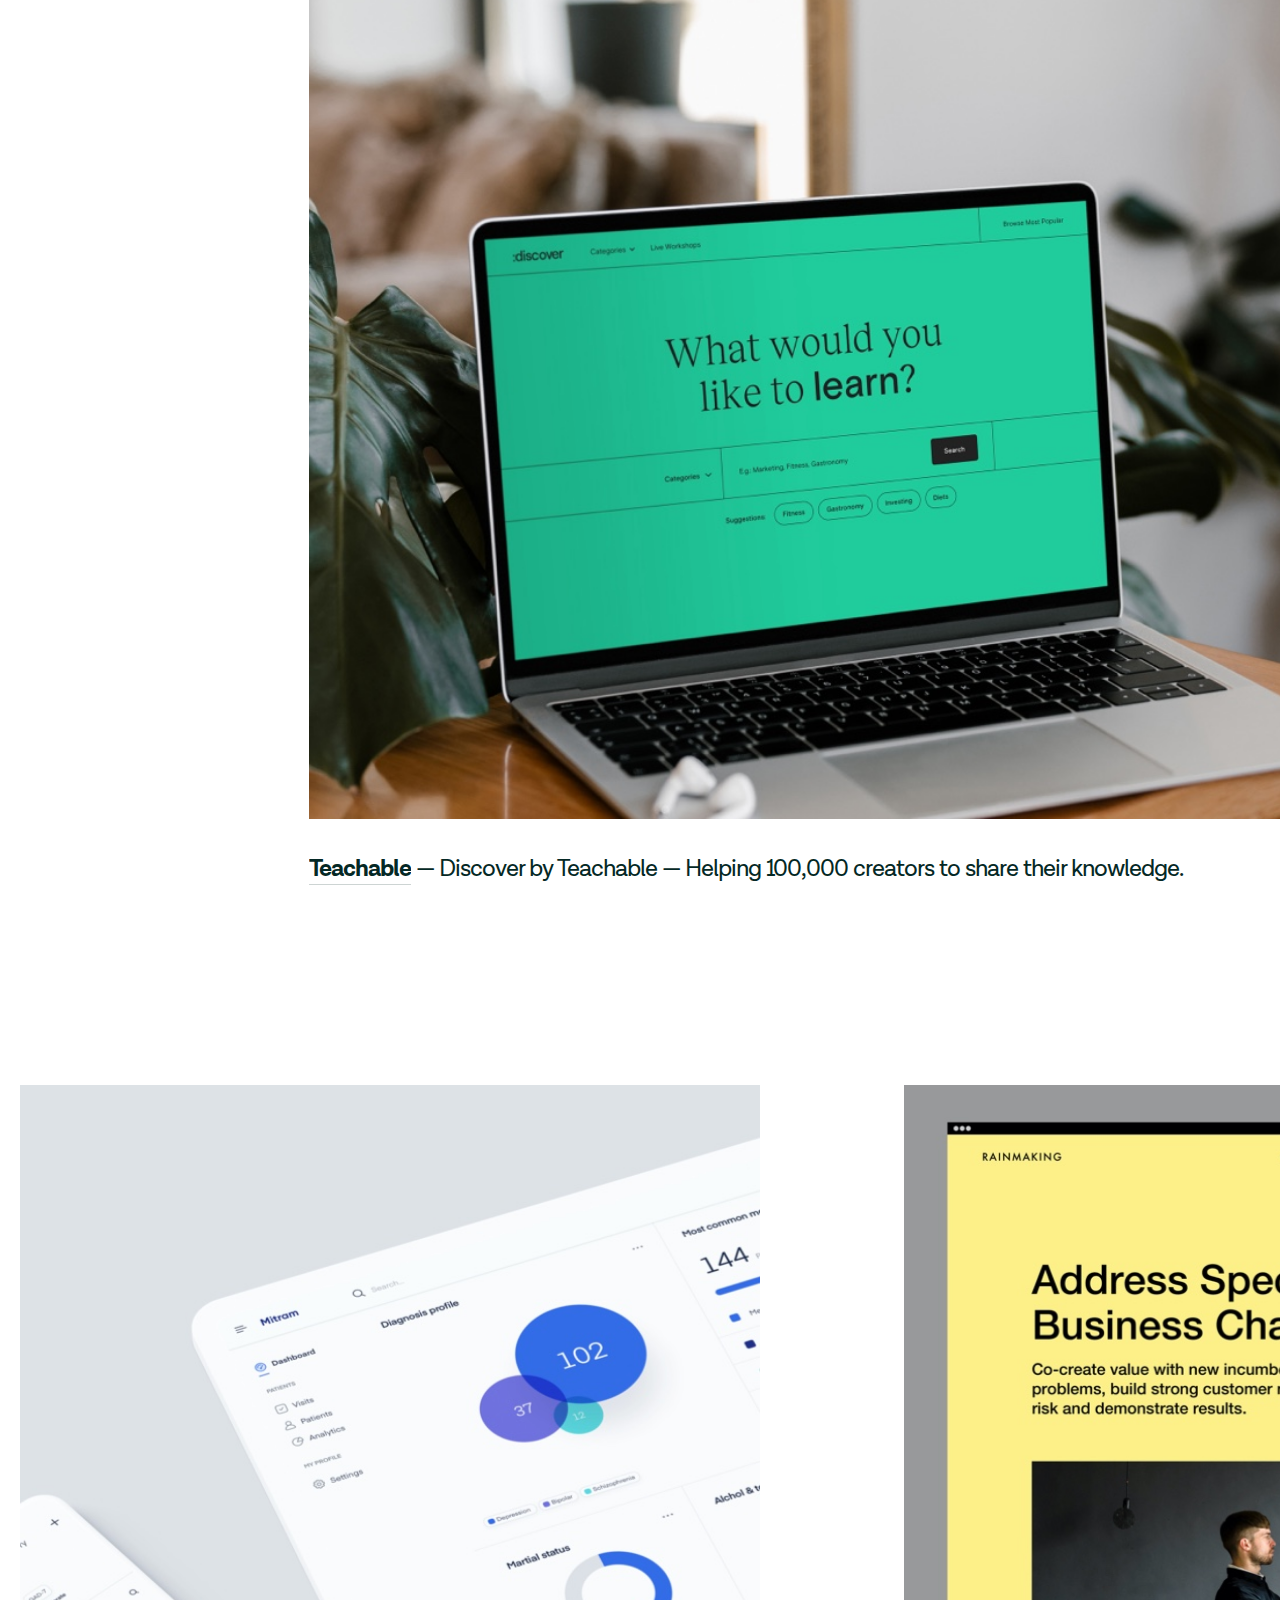
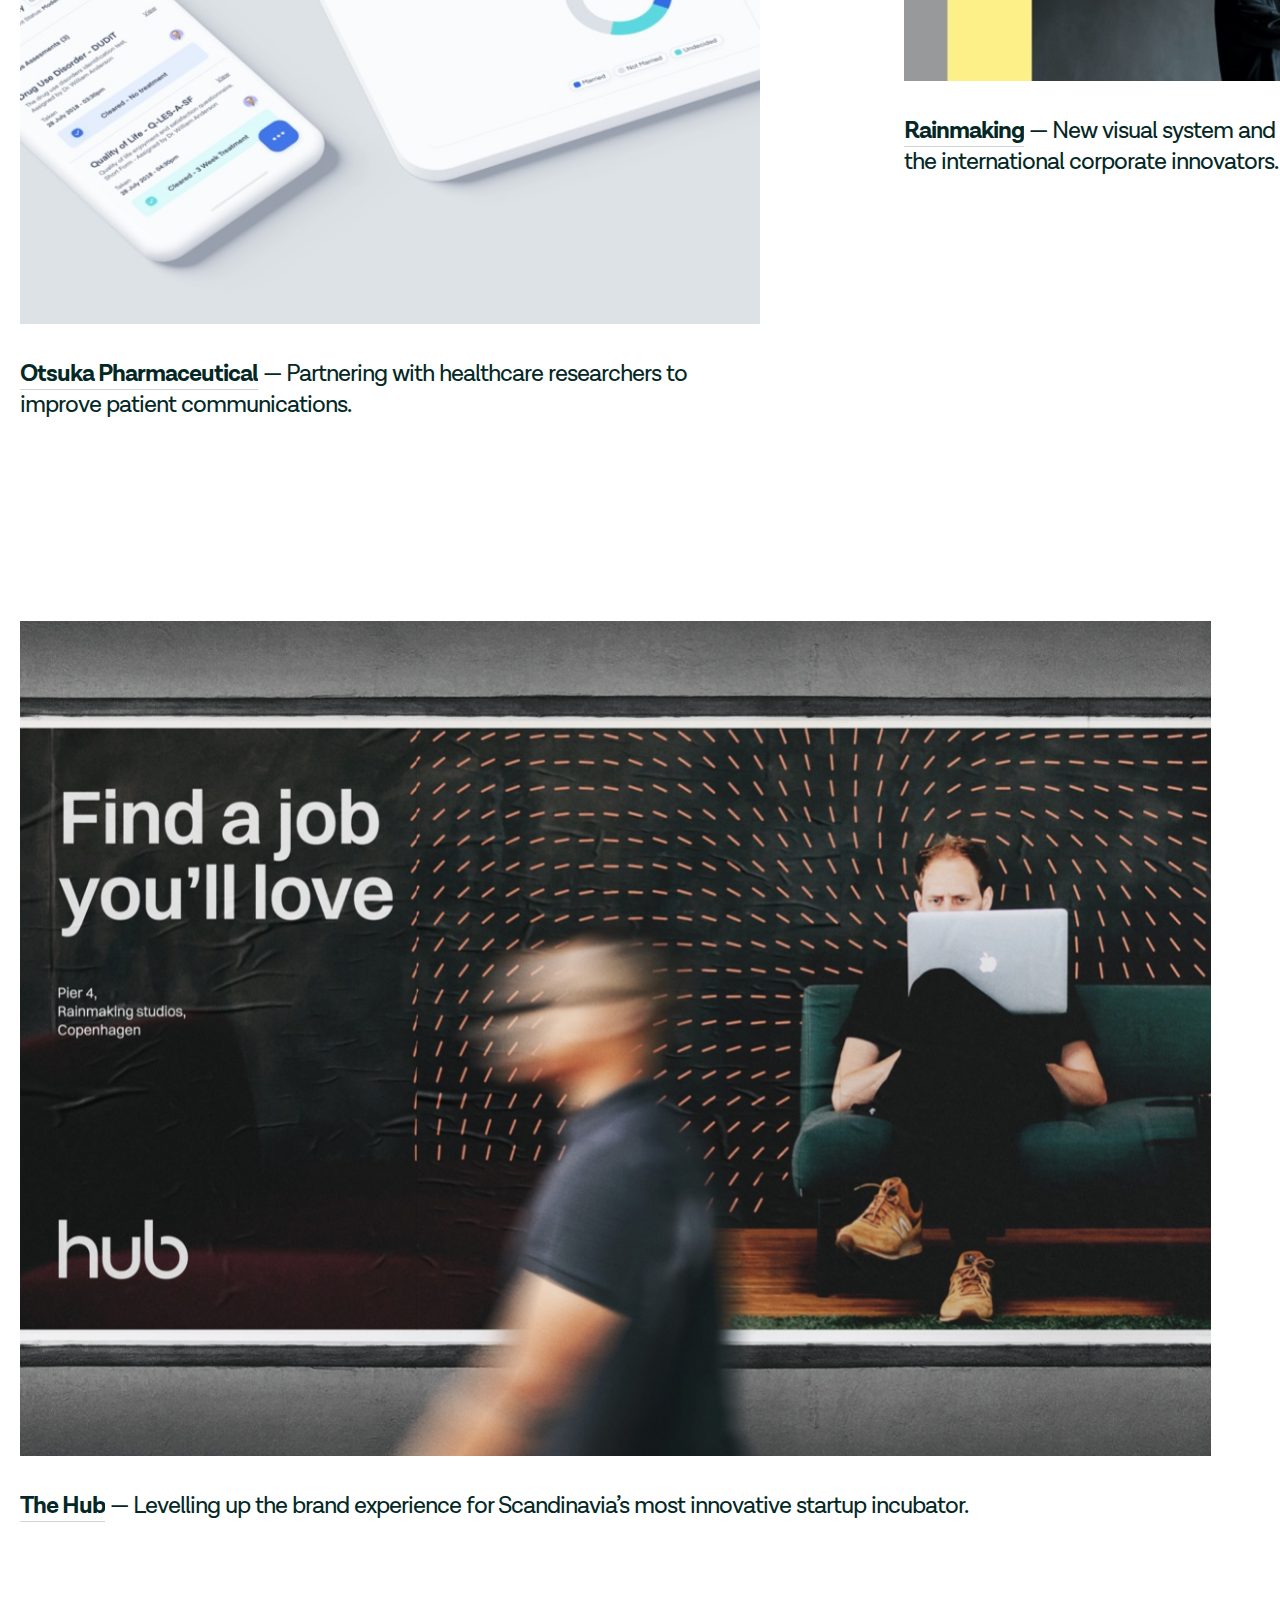
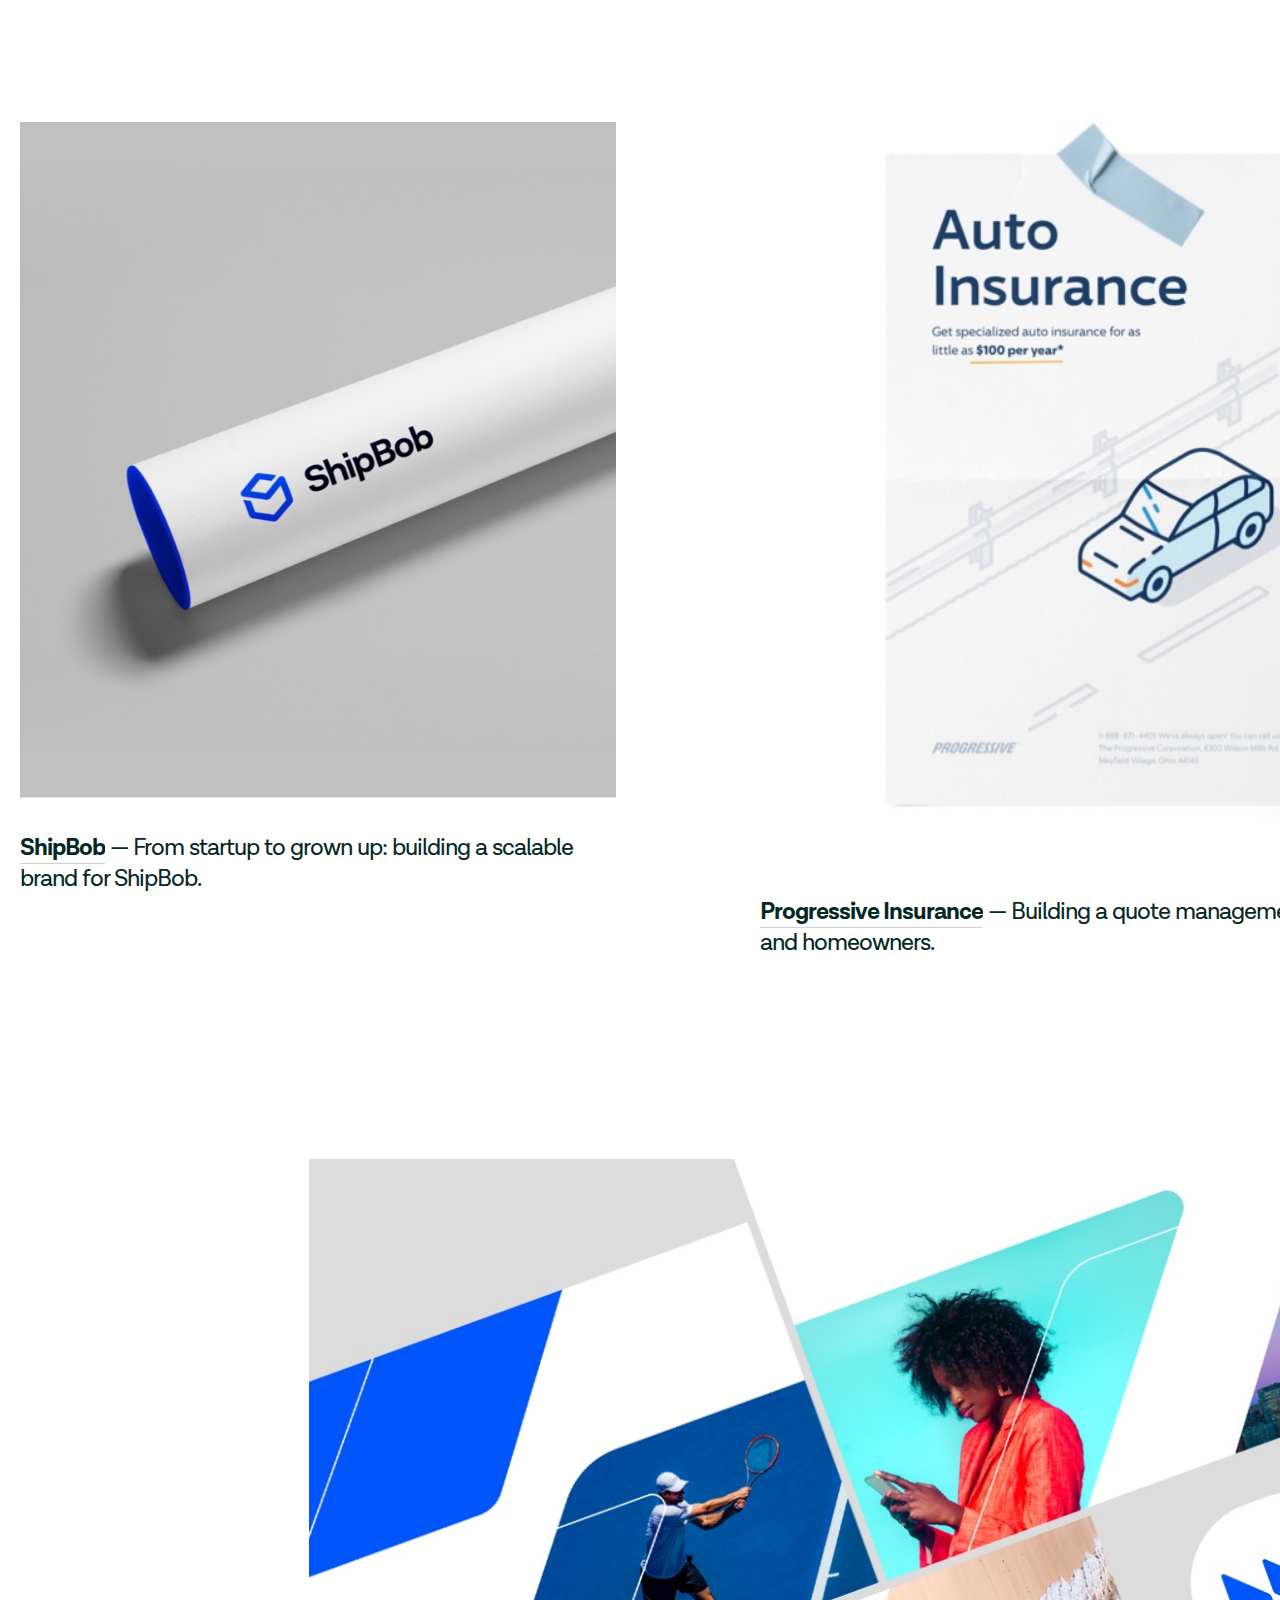
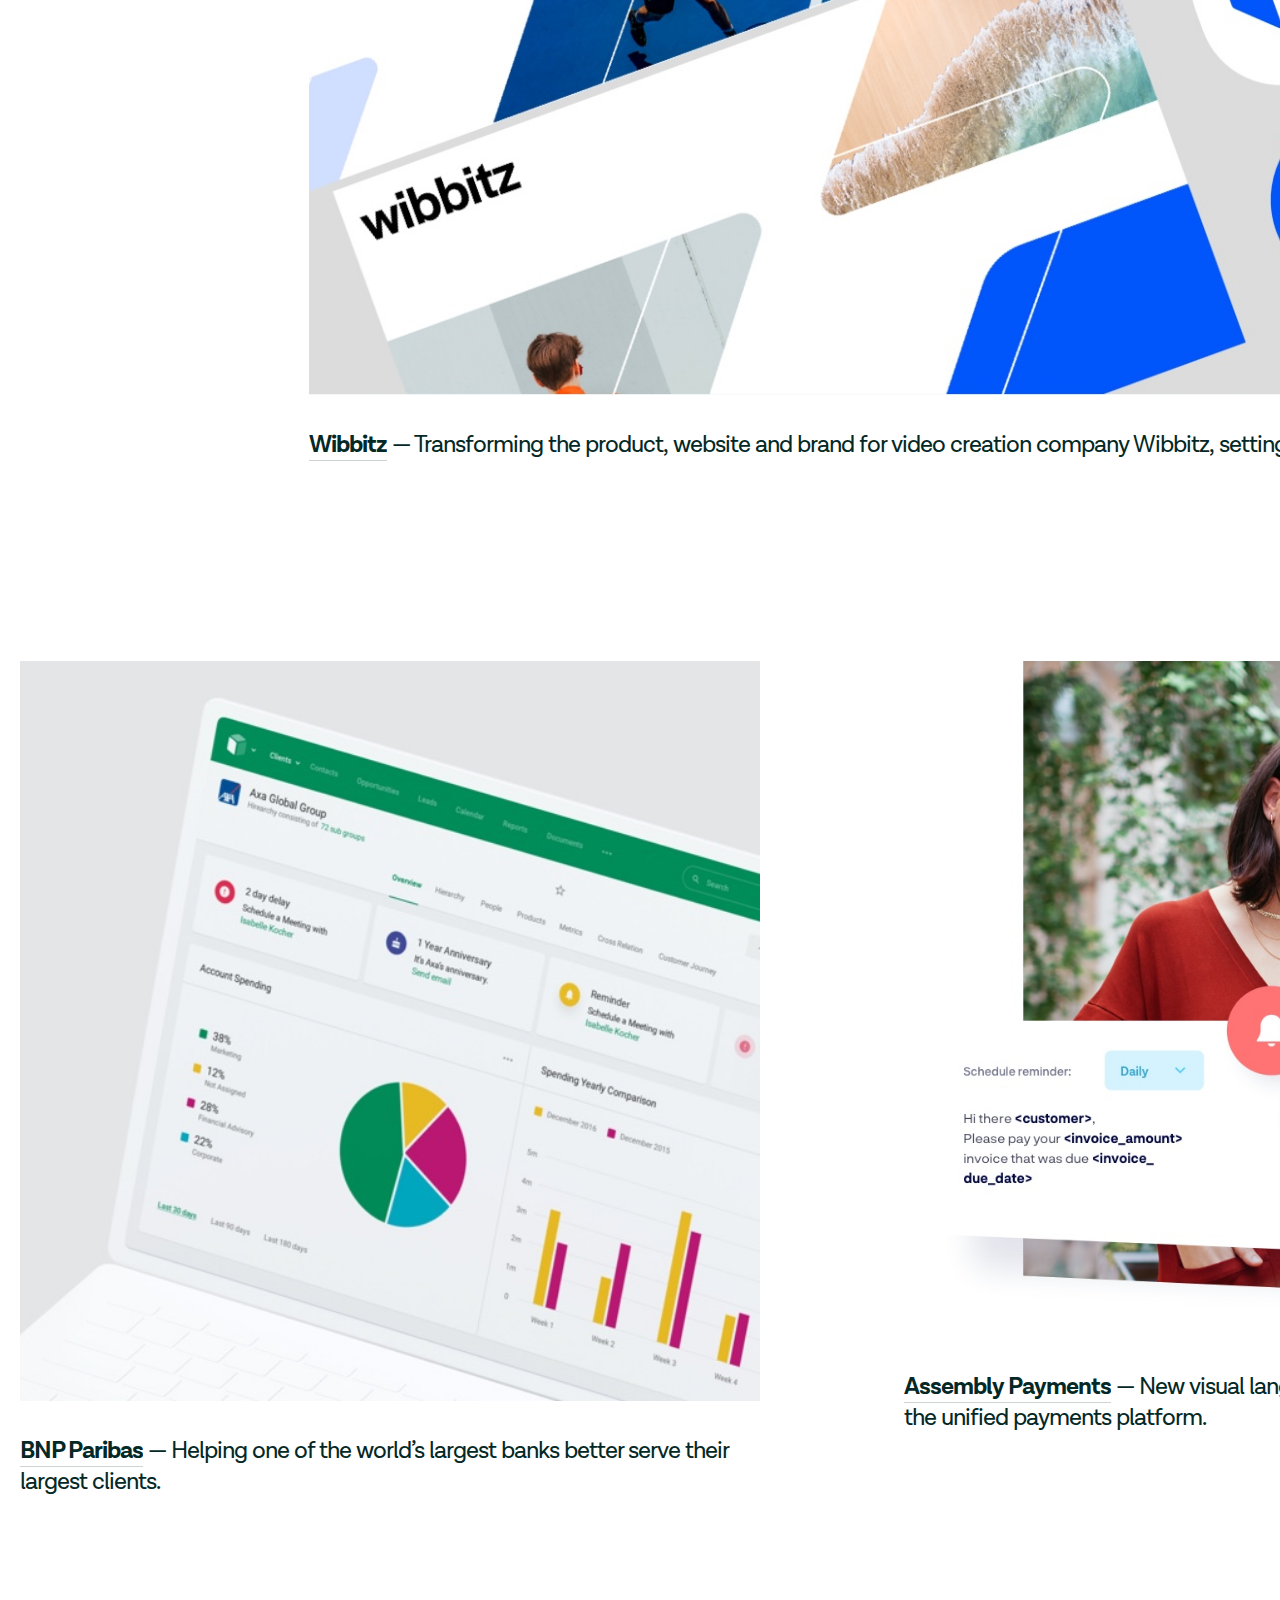
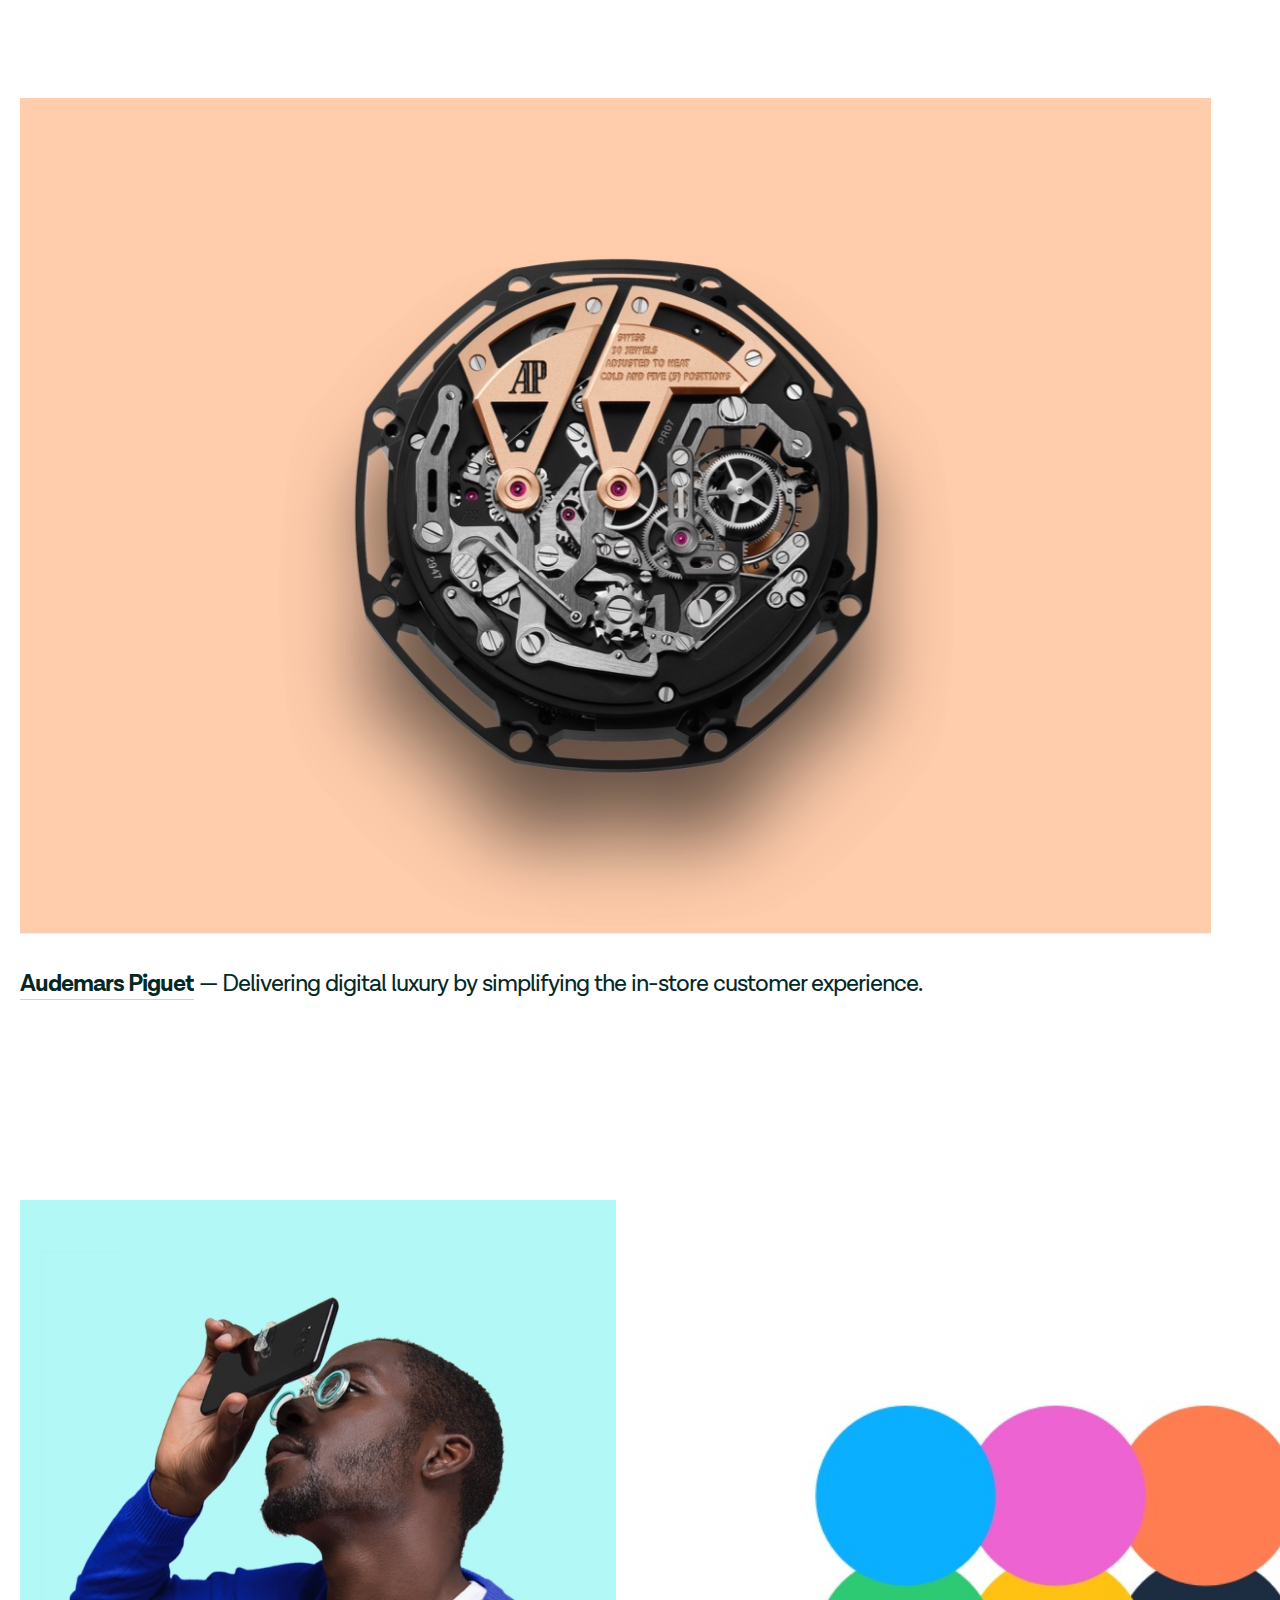
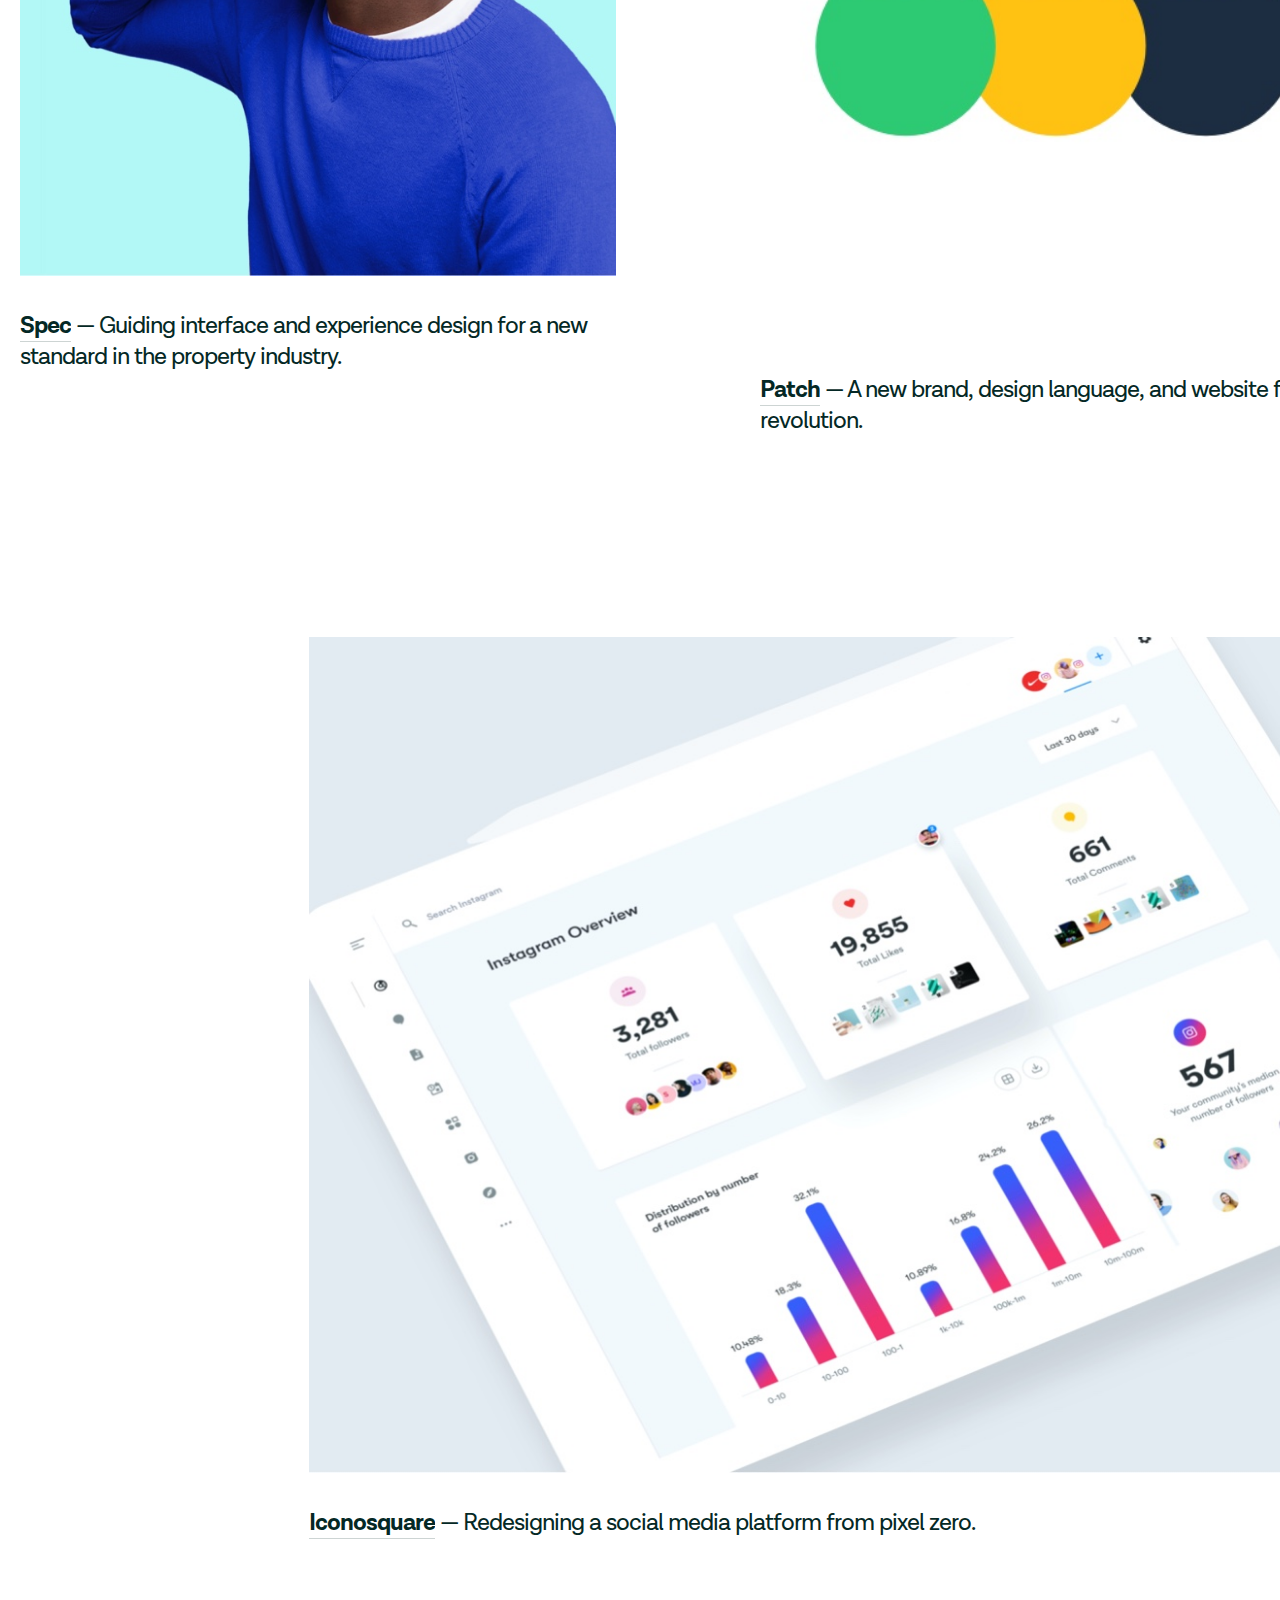
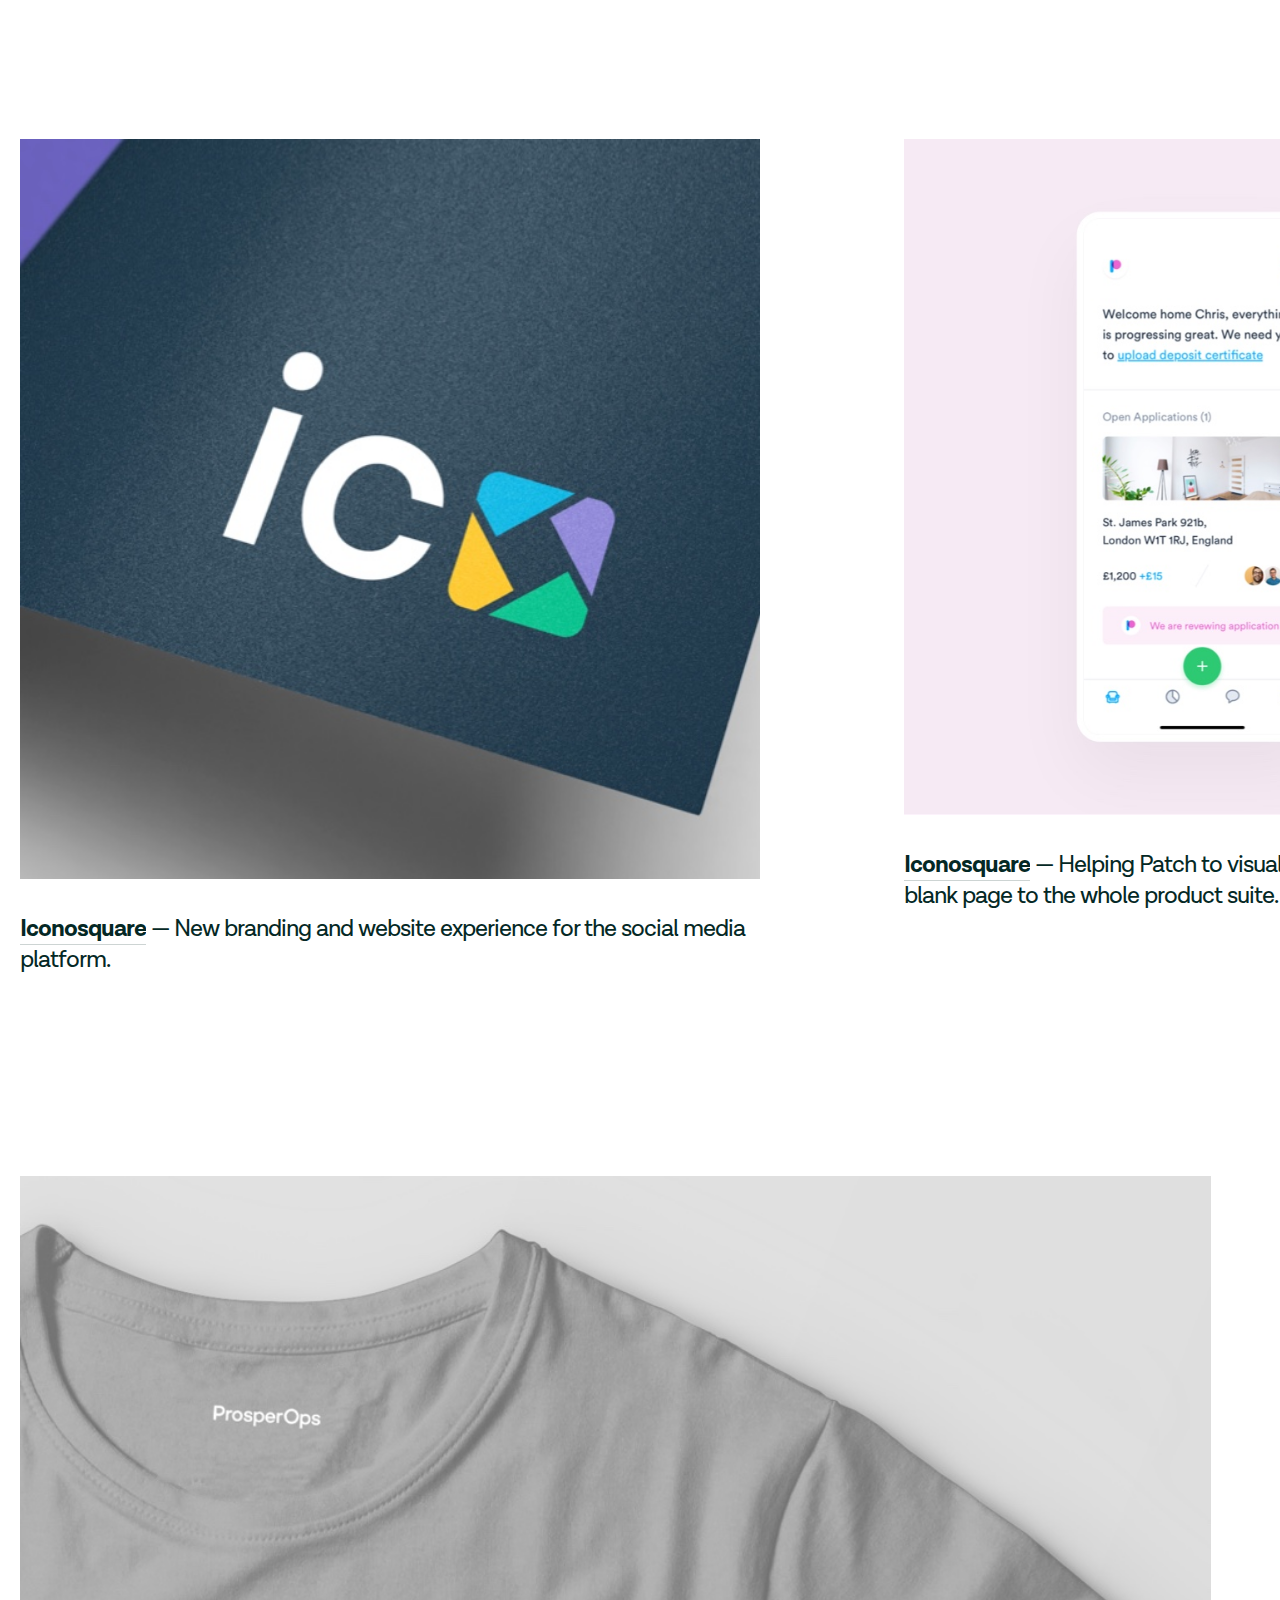
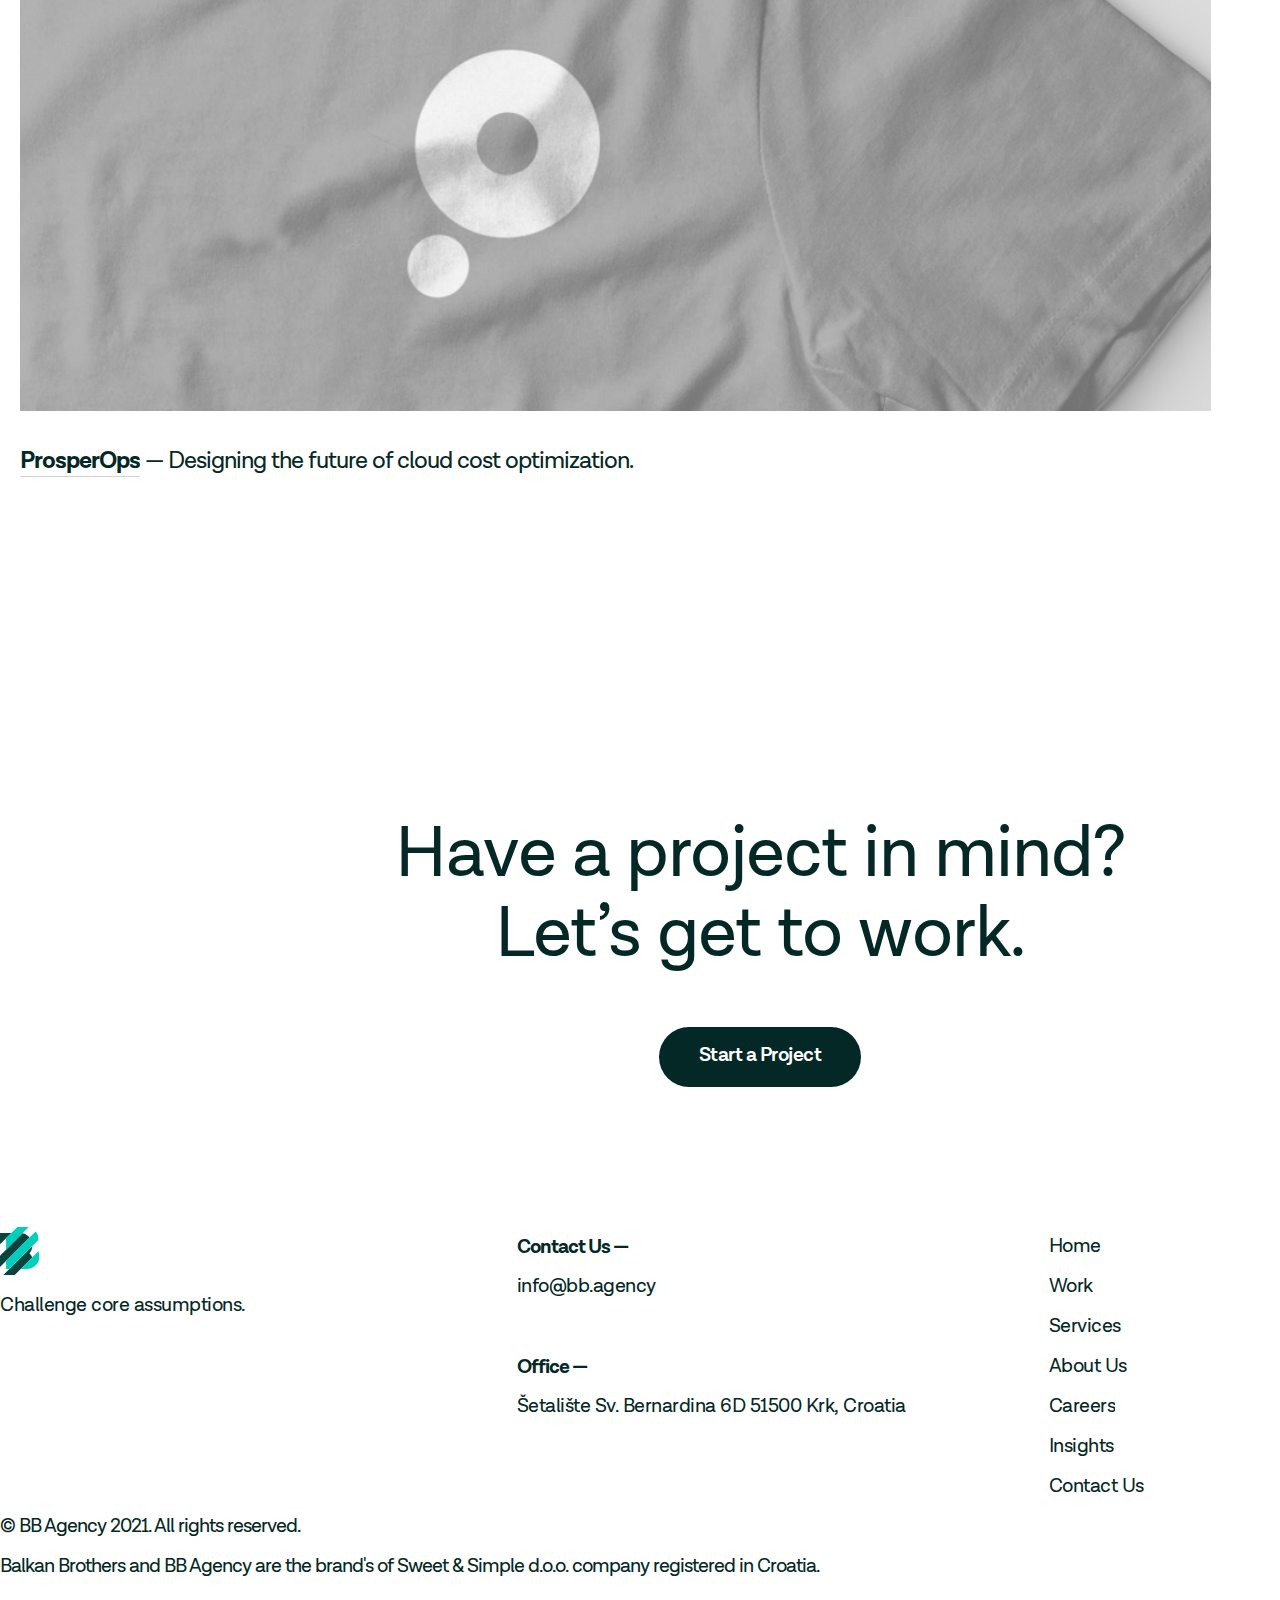
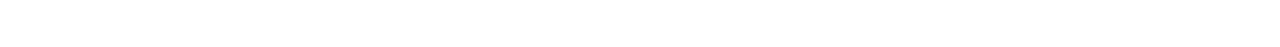
<file: work.html>
<!DOCTYPE html>
<html lang="en">

<head>
    <meta charset="UTF-8">
    <meta http-equiv="X-UA-Compatible" content="IE=edge">
    <meta name="viewport" content="width=device-width, initial-scale=1.0">
    <title>BB Agency - Work</title>
    <link rel="shortcut icon" href="img/logo-icon-green.svg" sizes="16x16">
    <link href="css/main.css" rel="stylesheet">
</head>

<body class="body_work">
    <header class="header_work">
        <div class="left">
            <a class="LOGO" href="index.html">Balkan Bros.</a>
        </div>
        <div class="right">
            <a class="work" href="work.html">work</a>
            <a class="Services">Services</a>
            <a class="About Us">About Us</a>
            <a class="Insights">Insights</a>
            <a class="Start">Start a Project</a>
        </div>
    </header>




    <main class="work_main">
        <section class="work_h">
            <div class="container_e">
                <h1>
                    The work we do,<br>
                    and the people we help.
                </h1>
            </div>
        </section>

        <section class="work_card">
            <div class="work_img">
                <div class="card">
                    <ul>
                        <li class="card_1">
                            <a href="#">
                                <div class="cimg_1">
                                    <img src="img/thumbnail_01.jpg" art="">
                                </div>
                                <div class="text">
                                    <b class="under_g">
                                        IMMO Capital
                                    </b>
                                    <span>
                                        — Improving customer experience for a next-gen real estate platform.
                                    </span>
                                </div>
                            </a>
                        </li>
                        <li class="card_2">
                            <a href="#">
                                <div class="cimg_2">
                                    <img src="img/thumbnail_02.jpg" art="">
                                </div>
                                <div class="text">
                                    <b class="under_g">
                                        Sendlane
                                    </b>
                                    <span>
                                        — Revitalising the website and brand for a premier automated marketing platform.
                                    </span>
                                </div>
                            </a>
                        </li>
                        <li class="card_3">
                            <a href="#">
                                <div class="cimg_3">
                                    <img src="img/thumbnail_03.jpg" art="">
                                </div>
                                <div class="text">
                                    <b class="under_g">
                                        Teachable
                                    </b>
                                    <span>
                                        — Discover by Teachable — Helping 100,000 creators to share their knowledge.
                                    </span>
                                </div>
                            </a>
                        </li>
                        <li class="card_4">
                            <a href="#">
                                <div class="cimg_4">
                                    <img src="img/thumbnail_04.jpg" art="">
                                </div>
                                <div class="text">
                                    <b class="under_g">
                                        Otsuka Pharmaceutical
                                    </b>
                                    <span>
                                        — Partnering with healthcare researchers to improve patient communications.
                                    </span>
                                </div>
                            </a>
                        </li>
                        <li class="card_5">
                            <a href="#">
                                <div class="cimg_5">
                                    <img src="img/thumbnail_05.jpg" art="">
                                </div>
                                <div class="text">
                                    <b class="under_g">
                                        Rainmaking
                                    </b>
                                    <span>
                                        — New visual system and CMS environment for the international corporate
                                        innovators.
                                    </span>
                                </div>
                            </a>
                        </li>
                        <li class="card_6">
                            <a href="#">
                                <div class="cimg_6">
                                    <img src="img/thumbnail_06.jpg" art="">
                                </div>
                                <div class="text">
                                    <b class="under_g">
                                        The Hub
                                    </b>
                                    <span>
                                        — Levelling up the brand experience for Scandinavia’s most innovative startup
                                        incubator.
                                    </span>
                                </div>
                            </a>
                        </li>
                        <li class="card_7">
                            <a href="#">
                                <div class="cimg_7">
                                    <img src="img/thumbnail_07.jpg" art="">
                                </div>
                                <div class="text">
                                    <b class="under_g">
                                        ShipBob
                                    </b>
                                    <span>
                                        — From startup to grown up: building a scalable brand for ShipBob.
                                    </span>
                                </div>
                            </a>
                        </li>
                        <li class="card_8">
                            <a href="">
                                <div class="cimg_8">
                                    <img src="img/thumbnail_08.jpg" art="">
                                </div>
                                <div class="text">
                                    <b class="under_g">
                                        Progressive Insurance
                                    </b>
                                    <span>
                                        — Building a quote management system for agents and homeowners.
                                    </span>
                                </div>
                            </a>
                        </li>
                        <li class="card_9">
                            <a href="">
                                <div class="cimg_9">
                                    <img src="img/thumbnail_09.jpg" art="">
                                </div>
                                <div class="text">
                                    <b class="under_g">
                                        Wibbitz
                                    </b>
                                    <span>
                                        — Transforming the product, website and brand for video creation company
                                        Wibbitz, setting them up for success.
                                    </span>
                                </div>
                            </a>
                        </li>
                        <li class="card_10">
                            <a href="">
                                <div class="cimg_10">
                                    <img src="img/thumbnail_10.jpg" art="">
                                </div>
                                <div class="text">
                                    <b class="under_g">
                                        BNP Paribas
                                    </b>
                                    <span>
                                        — Helping one of the world’s largest banks better serve their largest clients.
                                    </span>
                                </div>
                            </a>
                        </li>
                        <li class="card_11">
                            <a href="">
                                <div class="cimg_11">
                                    <img src="img/thumbnail_11.jpg" art="">
                                </div>
                                <div class="text">
                                    <b class="under_g">
                                        Assembly Payments
                                    </b>
                                    <span>
                                        — New visual language and website for the unified payments platform.
                                    </span>
                                </div>
                            </a>
                        </li>
                        <li class="card_12">
                            <a href="">
                                <div class="cimg_12">
                                    <img src="img/thumbnail_12.jpg" art="">
                                </div>
                                <div class="text">
                                    <b class="under_g">
                                        Audemars Piguet
                                    </b>
                                    <span>
                                        — Delivering digital luxury by simplifying the in-store customer experience.
                                    </span>
                                </div>
                            </a>
                        </li>
                        <li class="card_13">
                            <a href="">
                                <div class="cimg_13">
                                    <img src="img/thumbnail_13.jpg" art="">
                                </div>
                                <div class="text">
                                    <b class="under_g">
                                        Spec
                                    </b>
                                    <span>
                                        — Guiding interface and experience design for a new standard in the property
                                        industry.
                                    </span>
                                </div>
                            </a>
                        </li>
                        <li class="card_14">
                            <a href="">
                                <div class="cimg_14">
                                    <img src="img/thumbnail_14.jpg" art="">
                                </div>
                                <div class="text">
                                    <b class="under_g">
                                        Patch
                                    </b>
                                    <span>
                                        — A new brand, design language, and website for the UK’s deposit revolution.
                                    </span>
                                </div>
                            </a>
                        </li>
                        <li class="card_15">
                            <a href="">
                                <div class="cimg_15">
                                    <img src="img/thumbnail_15.jpg" art="">
                                </div>
                                <div class="text">
                                    <b class="under_g">
                                        Iconosquare
                                    </b>
                                    <span>
                                        — Redesigning a social media platform from pixel zero.
                                    </span>
                                </div>
                            </a>
                        </li>
                        <li class="card_16">
                            <a href="">
                                <div class="cimg_16">
                                    <img src="img/thumbnail_16.jpg" art="">
                                </div>
                                <div class="text">
                                    <b class="under_g">
                                        Iconosquare
                                    </b>
                                    <span>
                                        — New branding and website experience for the social media platform.
                                    </span>
                                </div>
                            </a>
                        </li>
                        <li class="card_17">
                            <a href="">
                                <div class="cimg_17">
                                    <img src="img/thumbnail_17.jpg" art="">
                                </div>
                                <div class="text">
                                    <b class="under_g">
                                        Iconosquare
                                    </b>
                                    <span>
                                        — Helping Patch to visualize their idea from a blank page to the whole product
                                        suite.
                                    </span>
                                </div>
                            </a>
                        </li>
                        <li class="card_18">
                            <a href="">
                                <div class="cimg_18">
                                    <img src="img/thumbnail_18.jpg" art="">
                                </div>
                                <div class="text">
                                    <b class="under_g">
                                        ProsperOps
                                    </b>
                                    <span>
                                        — Designing the future of cloud cost optimization.
                                    </span>
                                </div>
                            </a>
                        </li>
                    </ul>
                </div>
            </div>
        </section>
    </main>



    <!-- FOOTER FOOTER FOOTER FOOTER FOOTER FOOTER FOOTER FOOTER FOOTER FOOTER -->
    <div class="mind">
        <div class="container_d">

            <div class="have">
                <h1>Have a project in mind? Let’s get to work.</h1>
                <a href="#">Start a Project</a>
            </div>

            <div class="footer">
                <div class="row">
                    <div class="logo">
                        <a href="#"><img src="img/logo-icon-green.svg"></a>
                        <p> Challenge core assumptions. </p>
                    </div>
                    <div class="contacts">
                        <b>Contact Us —</b>
                        <a href="mailto:info@bb.agency" class="under_wg">info@bb.agency</a>
                        <br>
                        <br>
                        <b>Office —</b>
                        <p> Šetalište Sv. Bernardina 6D
                            51500 Krk, Croatia
                        </p>
                    </div>
                    <div class="menu">
                        <ul class="ml">
                            <li><a href="#" class="under_wg">Home</a></li>
                            <li><a href="#" class="under_wg">Work</a></li>
                            <li><a href="#" class="under_wg">Services</a></li>
                            <li><a href="#" class="under_wg">About Us</a></li>
                            <li><a href="#" class="under_wg">Careers</a></li>
                            <li><a href="#" class="under_wg">Insights</a></li>
                            <li><a href="#" class="under_wg">Contact Us</a></li>
                        </ul>
                        <ul class="mr">
                            <li><a href="#" class="under_wg">Dribbble</a></li>
                            <li><a href="#" class="under_wg">Instagram</a></li>
                            <li><a href="#" class="under_wg">Behance</a></li>
                            <li><a href="#" class="under_wg">Facebook</a></li>
                            <li><a href="#" class="under_wg">Clutch</a></li>
                            <li><a href="#" class="under_wg">Twitter</a></li>
                            <li><a href="#" class="under_wg">Medium</a></li>
                        </ul>
                    </div>
                </div>

                <div class="row copy">
                    © BB Agency 2021. All rights reserved.<br>
                    Balkan Brothers and BB Agency are the brand's of Sweet & Simple d.o.o. company registered in
                    Croatia.
                </div>
            </div>
        </div>
    </div>



</body>

</html>
</file>
<file: css/main.css>
@import url("common.css");
/* mixin mixin mixin mixin mixin mixin mixin mixin mixin mixin */
body {
  /* background-color: #042825; */
  position: relative;
}

header {
  display: -webkit-box;
  display: -ms-flexbox;
  display: flex;
  -webkit-box-pack: justify;
      -ms-flex-pack: justify;
          justify-content: space-between;
  -webkit-box-align: center;
      -ms-flex-align: center;
          align-items: center;
  width: 1520px;
  height: 160px;
  margin: 0 auto;
  padding: 0 20px;
  color: #fff;
  opacity: 0;
  -webkit-transform: matrix(1, 0, 0, 1, 0, -50);
          transform: matrix(1, 0, 0, 1, 0, -50);
  -webkit-animation: head 1s forwards;
          animation: head 1s forwards;
}

@-webkit-keyframes head {
  100% {
    opacity: 1;
    -webkit-transform: matrix(1, 0, 0, 1, 0, 0);
            transform: matrix(1, 0, 0, 1, 0, 0);
  }
}

@keyframes head {
  100% {
    opacity: 1;
    -webkit-transform: matrix(1, 0, 0, 1, 0, 0);
            transform: matrix(1, 0, 0, 1, 0, 0);
  }
}

header .under_w {
  position: relative;
  display: -webkit-inline-box;
  display: -ms-inline-flexbox;
  display: inline-flex;
  overflow: hidden;
}

header .under_w::before {
  content: "";
  position: absolute;
  left: 0;
  bottom: 0;
  right: 0;
  height: 1px;
  width: 100%;
  background: rgba(255, 255, 255, 0.2);
}

header .under_w::after {
  content: "";
  position: absolute;
  left: -100%;
  bottom: 0;
  right: 0;
  height: 1px;
  width: 100%;
  background: white;
  -webkit-transition: .4s;
  transition: .4s;
}

header .under_w:hover:after {
  content: "";
  left: 0%;
  width: 100%;
}

header a {
  position: relative;
  overflow: hidden;
  font-weight: 400;
  font-size: 1.25rem;
  line-height: 1.4;
  padding: 8px 5px;
  margin: 0 15px;
  color: #fff;
}

header .Start {
  background: white;
  color: #042825;
  border-radius: 40px;
  overflow: hidden;
  font-size: 1rem;
  padding: 12px 24px;
  margin: 0 20px;
  font-weight: 700;
  max-height: 52px;
}

.up {
  width: 1480px;
  margin: 0 auto;
  color: #fff;
  opacity: 1;
  -webkit-transform: translateY(0);
          transform: translateY(0);
  padding-bottom: 100px;
  -webkit-transition: all 1.2s ease;
  transition: all 1.2s ease;
  -webkit-transition-delay: 0s;
          transition-delay: 0s;
}

.container_a .full {
  text-align: center;
  padding: 0 0 142.5px;
  font-size: 4.5rem;
}

.container_a .full h1 {
  font-size: 4.5rem;
  color: white;
  -webkit-transform-style: preserve-3d;
          transform-style: preserve-3d;
  font-weight: 400;
  line-height: 1.11;
}

.container_a .full h1 .full_1 {
  display: block;
  text-align: center;
  position: relative;
  -webkit-animation: anih1 1s 0.1s forwards;
          animation: anih1 1s 0.1s forwards;
}

@-webkit-keyframes anih1 {
  0% {
    visibility: hidden;
    opacity: 0;
    -webkit-transform: translate3d(0 40px 0);
            transform: translate3d(0 40px 0);
    -webkit-transform: matrix(1, 0, 0, 1, 0, 50);
            transform: matrix(1, 0, 0, 1, 0, 50);
  }
  100% {
    visibility: inherit;
    opacity: 1;
    -webkit-transform: matrix(1, 0, 0, 1, 0, 0);
            transform: matrix(1, 0, 0, 1, 0, 0);
    -webkit-transform: translate3d(0 0 0);
            transform: translate3d(0 0 0);
  }
}

@keyframes anih1 {
  0% {
    visibility: hidden;
    opacity: 0;
    -webkit-transform: translate3d(0 40px 0);
            transform: translate3d(0 40px 0);
    -webkit-transform: matrix(1, 0, 0, 1, 0, 50);
            transform: matrix(1, 0, 0, 1, 0, 50);
  }
  100% {
    visibility: inherit;
    opacity: 1;
    -webkit-transform: matrix(1, 0, 0, 1, 0, 0);
            transform: matrix(1, 0, 0, 1, 0, 0);
    -webkit-transform: translate3d(0 0 0);
            transform: translate3d(0 0 0);
  }
}

.container_a .full h1 .full_2 {
  display: block;
  text-align: center;
  position: relative;
  -webkit-animation: anih2 1s 0.2s forwards;
          animation: anih2 1s 0.2s forwards;
}

@-webkit-keyframes anih2 {
  0% {
    visibility: hidden;
    opacity: 0;
    -webkit-transform: translate3d(0 40px 0);
            transform: translate3d(0 40px 0);
    -webkit-transform: matrix(1, 0, 0, 1, 0, 50);
            transform: matrix(1, 0, 0, 1, 0, 50);
  }
  100% {
    visibility: inherit;
    opacity: 1;
    -webkit-transform: matrix(1, 0, 0, 1, 0, 0);
            transform: matrix(1, 0, 0, 1, 0, 0);
    -webkit-transform: translate3d(0 0 0);
            transform: translate3d(0 0 0);
  }
}

@keyframes anih2 {
  0% {
    visibility: hidden;
    opacity: 0;
    -webkit-transform: translate3d(0 40px 0);
            transform: translate3d(0 40px 0);
    -webkit-transform: matrix(1, 0, 0, 1, 0, 50);
            transform: matrix(1, 0, 0, 1, 0, 50);
  }
  100% {
    visibility: inherit;
    opacity: 1;
    -webkit-transform: matrix(1, 0, 0, 1, 0, 0);
            transform: matrix(1, 0, 0, 1, 0, 0);
    -webkit-transform: translate3d(0 0 0);
            transform: translate3d(0 0 0);
  }
}

.container_a .full h1 .full_3 {
  display: block;
  text-align: center;
  position: relative;
  -webkit-animation: anih3 1s 0.3s forwards;
          animation: anih3 1s 0.3s forwards;
}

@-webkit-keyframes anih3 {
  0% {
    visibility: hidden;
    opacity: 0;
    -webkit-transform: translate3d(0 40px 0);
            transform: translate3d(0 40px 0);
    -webkit-transform: matrix(1, 0, 0, 1, 0, 50);
            transform: matrix(1, 0, 0, 1, 0, 50);
  }
  100% {
    visibility: inherit;
    opacity: 1;
    -webkit-transform: matrix(1, 0, 0, 1, 0, 0);
            transform: matrix(1, 0, 0, 1, 0, 0);
    -webkit-transform: translate3d(0 0 0);
            transform: translate3d(0 0 0);
  }
}

@keyframes anih3 {
  0% {
    visibility: hidden;
    opacity: 0;
    -webkit-transform: translate3d(0 40px 0);
            transform: translate3d(0 40px 0);
    -webkit-transform: matrix(1, 0, 0, 1, 0, 50);
            transform: matrix(1, 0, 0, 1, 0, 50);
  }
  100% {
    visibility: inherit;
    opacity: 1;
    -webkit-transform: matrix(1, 0, 0, 1, 0, 0);
            transform: matrix(1, 0, 0, 1, 0, 0);
    -webkit-transform: translate3d(0 0 0);
            transform: translate3d(0 0 0);
  }
}

.video {
  position: relative;
}

.video .play {
  position: absolute;
  width: 142.5px;
  height: 142.5px;
  -webkit-transform: translate(-50%, -50%);
          transform: translate(-50%, -50%);
  left: 50%;
  top: 50%;
  border-radius: 50%;
  background: rgba(4, 40, 37, 0.7);
}

.video img {
  position: absolute;
  left: 50%;
  top: 50%;
  -webkit-transform: translate(-50%, -50%);
          transform: translate(-50%, -50%);
}

.pimg {
  display: -webkit-box;
  display: -ms-flexbox;
  display: flex;
  margin: 0;
  padding: 0;
  list-style: none;
  display: flex;
  -webkit-box-pack: justify;
      -ms-flex-pack: justify;
          justify-content: space-between;
  -webkit-box-align: center;
      -ms-flex-align: center;
          align-items: center;
  width: 100%;
  padding-top: 120px;
}

.pimg .p_1 {
  opacity: 0;
  -webkit-transform: translateY(100px);
          transform: translateY(100px);
  -webkit-animation: p_img1 1s 1s forwards;
          animation: p_img1 1s 1s forwards;
}

@-webkit-keyframes p_img1 {
  100% {
    opacity: 1;
    -webkit-transform: translateY(0);
            transform: translateY(0);
  }
}

@keyframes p_img1 {
  100% {
    opacity: 1;
    -webkit-transform: translateY(0);
            transform: translateY(0);
  }
}

.pimg .p_2 {
  opacity: 0;
  -webkit-transform: translateY(100px);
          transform: translateY(100px);
  -webkit-animation: p_img2 1s 1.2s forwards;
          animation: p_img2 1s 1.2s forwards;
}

@-webkit-keyframes p_img2 {
  100% {
    opacity: 1;
    -webkit-transform: translateY(0);
            transform: translateY(0);
  }
}

@keyframes p_img2 {
  100% {
    opacity: 1;
    -webkit-transform: translateY(0);
            transform: translateY(0);
  }
}

.pimg .p_3 {
  opacity: 0;
  -webkit-transform: translateY(100px);
          transform: translateY(100px);
  -webkit-animation: p_img3 1s 1.4s forwards;
          animation: p_img3 1s 1.4s forwards;
}

@-webkit-keyframes p_img3 {
  100% {
    opacity: 1;
    -webkit-transform: translateY(0);
            transform: translateY(0);
  }
}

@keyframes p_img3 {
  100% {
    opacity: 1;
    -webkit-transform: translateY(0);
            transform: translateY(0);
  }
}

.pimg .p_4 {
  opacity: 0;
  -webkit-transform: translateY(100px);
          transform: translateY(100px);
  -webkit-animation: p_img4 1s 1.6s forwards;
          animation: p_img4 1s 1.6s forwards;
}

@-webkit-keyframes p_img4 {
  100% {
    opacity: 1;
    -webkit-transform: translateY(0);
            transform: translateY(0);
  }
}

@keyframes p_img4 {
  100% {
    opacity: 1;
    -webkit-transform: translateY(0);
            transform: translateY(0);
  }
}

.pimg .p_5 {
  opacity: 0;
  -webkit-transform: translateY(100px);
          transform: translateY(100px);
  -webkit-animation: p_img5 1s 1.8s forwards;
          animation: p_img5 1s 1.8s forwards;
}

@-webkit-keyframes p_img5 {
  100% {
    opacity: 1;
    -webkit-transform: translateY(0);
            transform: translateY(0);
  }
}

@keyframes p_img5 {
  100% {
    opacity: 1;
    -webkit-transform: translateY(0);
            transform: translateY(0);
  }
}

.combined {
  padding-top: 200px;
  padding-left: 26%;
  display: -webkit-box;
  display: -ms-flexbox;
  display: flex;
  -webkit-box-orient: vertical;
  -webkit-box-direction: normal;
      -ms-flex-direction: column;
          flex-direction: column;
  color: white;
}

.combined div h2 {
  font-size: 3rem;
  font-weight: 400;
  line-height: 1.2;
  padding-bottom: 50px;
}

.combined div h2 span {
  color: #a6c1bf;
}

.combined div .com_1 {
  -webkit-transform: translateY(50px);
          transform: translateY(50px);
  -webkit-transition-timing-function: ease-in-out;
          transition-timing-function: ease-in-out;
  -webkit-animation: com1 1s 0.8s forwards;
          animation: com1 1s 0.8s forwards;
}

@-webkit-keyframes com1 {
  100% {
    -webkit-transform: translateY(0);
            transform: translateY(0);
  }
}

@keyframes com1 {
  100% {
    -webkit-transform: translateY(0);
            transform: translateY(0);
  }
}

.combined div .com_2 {
  -webkit-transform: translateY(50px);
          transform: translateY(50px);
  -webkit-transition-timing-function: ease-in-out;
          transition-timing-function: ease-in-out;
  -webkit-animation: com2 1s 1s forwards;
          animation: com2 1s 1s forwards;
}

@-webkit-keyframes com2 {
  100% {
    -webkit-transform: translateY(0);
            transform: translateY(0);
  }
}

@keyframes com2 {
  100% {
    -webkit-transform: translateY(0);
            transform: translateY(0);
  }
}

.combined div .com_3 {
  -webkit-transform: translateY(50px);
          transform: translateY(50px);
  -webkit-transition-timing-function: ease-in-out;
          transition-timing-function: ease-in-out;
  -webkit-animation: com3 1s 1.2s forwards;
          animation: com3 1s 1.2s forwards;
}

@-webkit-keyframes com3 {
  100% {
    -webkit-transform: translateY(0);
            transform: translateY(0);
  }
}

@keyframes com3 {
  100% {
    -webkit-transform: translateY(0);
            transform: translateY(0);
  }
}

.combined div .com_4 {
  -webkit-transform: translateY(50px);
          transform: translateY(50px);
  -webkit-transition-timing-function: ease-in-out;
          transition-timing-function: ease-in-out;
  -webkit-animation: com4 1s 1.4s forwards;
          animation: com4 1s 1.4s forwards;
}

@-webkit-keyframes com4 {
  100% {
    -webkit-transform: translateY(0);
            transform: translateY(0);
  }
}

@keyframes com4 {
  100% {
    -webkit-transform: translateY(0);
            transform: translateY(0);
  }
}

.combined div .com_5 {
  -webkit-transform: translateY(50px);
          transform: translateY(50px);
  -webkit-transition-timing-function: ease-in-out;
          transition-timing-function: ease-in-out;
  -webkit-animation: com5 1s 1.6s forwards;
          animation: com5 1s 1.6s forwards;
}

@-webkit-keyframes com5 {
  100% {
    -webkit-transform: translateY(0);
            transform: translateY(0);
  }
}

@keyframes com5 {
  100% {
    -webkit-transform: translateY(0);
            transform: translateY(0);
  }
}

.combined .under_w {
  position: relative;
  display: -webkit-inline-box;
  display: -ms-inline-flexbox;
  display: inline-flex;
  overflow: hidden;
}

.combined .under_w::before {
  content: "";
  position: absolute;
  left: 0;
  bottom: 0;
  right: 0;
  height: 1px;
  width: 100%;
  background: rgba(255, 255, 255, 0.2);
}

.combined .under_w::after {
  content: "";
  position: absolute;
  left: -100%;
  bottom: 0;
  right: 0;
  height: 1px;
  width: 100%;
  background: white;
  -webkit-transition: .4s;
  transition: .4s;
}

.combined .under_w:hover:after {
  content: "";
  left: 0%;
  width: 100%;
}

.combined .under_w {
  font-size: 1.5rem;
  line-height: 1.33;
  color: white;
}

/* ------------ */
.bg_white {
  background: white;
}

.thewokr {
  padding-top: 60px;
  padding-bottom: 120px;
  width: 1520px;
  margin: 0 auto;
  background: white;
}

.thewokr h2 {
  font-weight: 400;
  color: #042825;
  line-height: 1.15;
  font-size: 3rem;
}

.down {
  width: 1520px;
  margin: 0 auto;
  color: #042825;
  font-size: 1.5rem;
  background-color: white;
  padding: 20px 0 120px;
}

.down .under_g {
  position: relative;
  display: -webkit-inline-box;
  display: -ms-inline-flexbox;
  display: inline-flex;
  overflow: hidden;
}

.down .under_g::before {
  content: "";
  position: absolute;
  left: 0;
  bottom: 0;
  right: 0;
  height: 1px;
  width: 100%;
  background: rgba(4, 40, 37, 0.2);
}

.down .under_g::after {
  content: "";
  position: absolute;
  left: -100%;
  bottom: 0;
  right: 0;
  height: 1px;
  width: 100%;
  background: #042825;
  -webkit-transition: .4s;
  transition: .4s;
}

.down .under_g:hover:after {
  content: "";
  left: 0%;
  width: 100%;
}

.down .allstudies {
  text-align: center;
  margin: 0 auto;
  padding: 35px 0 118px;
}

.down .allstudies a {
  font-size: 28.5px;
  letter-spacing: -1px;
  line-height: 1.33;
  color: #042825;
}

.card ul {
  display: -webkit-box;
  display: -ms-flexbox;
  display: flex;
  -ms-flex-wrap: wrap;
      flex-wrap: wrap;
  -webkit-box-pack: justify;
      -ms-flex-pack: justify;
          justify-content: space-between;
}

.card ul .text {
  padding-top: 35px;
  color: #042825;
  font-size: 1.5rem;
}

.card ul li {
  margin: 100px 0;
}

.card ul li div {
  overflow: hidden;
}

.card ul li div img {
  vertical-align: top;
  width: 100%;
}

.card ul .card_1 img {
  -webkit-transform: scale(1);
          transform: scale(1);
  -webkit-transition: -webkit-transform .5s;
  transition: -webkit-transform .5s;
  transition: transform .5s;
  transition: transform .5s, -webkit-transform .5s;
}

.card ul .card_1 img:hover {
  -webkit-transform: scale(1.1);
          transform: scale(1.1);
  -webkit-transition: -webkit-transform 1.2s;
  transition: -webkit-transform 1.2s;
  transition: transform 1.2s;
  transition: transform 1.2s, -webkit-transform 1.2s;
}

.card ul .card_2 img {
  -webkit-transform: scale(1);
          transform: scale(1);
  -webkit-transition: -webkit-transform .5s;
  transition: -webkit-transform .5s;
  transition: transform .5s;
  transition: transform .5s, -webkit-transform .5s;
}

.card ul .card_2 img:hover {
  -webkit-transform: scale(1.1);
          transform: scale(1.1);
  -webkit-transition: -webkit-transform 1.2s;
  transition: -webkit-transform 1.2s;
  transition: transform 1.2s;
  transition: transform 1.2s, -webkit-transform 1.2s;
}

.card ul .card_3 img {
  -webkit-transform: scale(1);
          transform: scale(1);
  -webkit-transition: -webkit-transform .5s;
  transition: -webkit-transform .5s;
  transition: transform .5s;
  transition: transform .5s, -webkit-transform .5s;
}

.card ul .card_3 img:hover {
  -webkit-transform: scale(1.1);
          transform: scale(1.1);
  -webkit-transition: -webkit-transform 1.2s;
  transition: -webkit-transform 1.2s;
  transition: transform 1.2s;
  transition: transform 1.2s, -webkit-transform 1.2s;
}

.card ul .card_4 img {
  -webkit-transform: scale(1);
          transform: scale(1);
  -webkit-transition: -webkit-transform .5s;
  transition: -webkit-transform .5s;
  transition: transform .5s;
  transition: transform .5s, -webkit-transform .5s;
}

.card ul .card_4 img:hover {
  -webkit-transform: scale(1.1);
          transform: scale(1.1);
  -webkit-transition: -webkit-transform 1.2s;
  transition: -webkit-transform 1.2s;
  transition: transform 1.2s;
  transition: transform 1.2s, -webkit-transform 1.2s;
}

.card ul .card_5 img {
  -webkit-transform: scale(1);
          transform: scale(1);
  -webkit-transition: -webkit-transform .5s;
  transition: -webkit-transform .5s;
  transition: transform .5s;
  transition: transform .5s, -webkit-transform .5s;
}

.card ul .card_5 img:hover {
  -webkit-transform: scale(1.1);
          transform: scale(1.1);
  -webkit-transition: -webkit-transform 1.2s;
  transition: -webkit-transform 1.2s;
  transition: transform 1.2s;
  transition: transform 1.2s, -webkit-transform 1.2s;
}

.card ul .card_6 img {
  -webkit-transform: scale(1);
          transform: scale(1);
  -webkit-transition: -webkit-transform .5s;
  transition: -webkit-transform .5s;
  transition: transform .5s;
  transition: transform .5s, -webkit-transform .5s;
}

.card ul .card_6 img:hover {
  -webkit-transform: scale(1.1);
          transform: scale(1.1);
  -webkit-transition: -webkit-transform 1.2s;
  transition: -webkit-transform 1.2s;
  transition: transform 1.2s;
  transition: transform 1.2s, -webkit-transform 1.2s;
}

.card ul .card_7 img {
  -webkit-transform: scale(1);
          transform: scale(1);
  -webkit-transition: -webkit-transform .5s;
  transition: -webkit-transform .5s;
  transition: transform .5s;
  transition: transform .5s, -webkit-transform .5s;
}

.card ul .card_7 img:hover {
  -webkit-transform: scale(1.1);
          transform: scale(1.1);
  -webkit-transition: -webkit-transform 1.2s;
  transition: -webkit-transform 1.2s;
  transition: transform 1.2s;
  transition: transform 1.2s, -webkit-transform 1.2s;
}

.card ul .card_8 img {
  -webkit-transform: scale(1);
          transform: scale(1);
  -webkit-transition: -webkit-transform .5s;
  transition: -webkit-transform .5s;
  transition: transform .5s;
  transition: transform .5s, -webkit-transform .5s;
}

.card ul .card_8 img:hover {
  -webkit-transform: scale(1.1);
          transform: scale(1.1);
  -webkit-transition: -webkit-transform 1.2s;
  transition: -webkit-transform 1.2s;
  transition: transform 1.2s;
  transition: transform 1.2s, -webkit-transform 1.2s;
}

.card ul .card_9 img {
  -webkit-transform: scale(1);
          transform: scale(1);
  -webkit-transition: -webkit-transform .5s;
  transition: -webkit-transform .5s;
  transition: transform .5s;
  transition: transform .5s, -webkit-transform .5s;
}

.card ul .card_9 img:hover {
  -webkit-transform: scale(1.1);
          transform: scale(1.1);
  -webkit-transition: -webkit-transform 1.2s;
  transition: -webkit-transform 1.2s;
  transition: transform 1.2s;
  transition: transform 1.2s, -webkit-transform 1.2s;
}

.card ul .card_10 img {
  -webkit-transform: scale(1);
          transform: scale(1);
  -webkit-transition: -webkit-transform .5s;
  transition: -webkit-transform .5s;
  transition: transform .5s;
  transition: transform .5s, -webkit-transform .5s;
}

.card ul .card_10 img:hover {
  -webkit-transform: scale(1.1);
          transform: scale(1.1);
  -webkit-transition: -webkit-transform 1.2s;
  transition: -webkit-transform 1.2s;
  transition: transform 1.2s;
  transition: transform 1.2s, -webkit-transform 1.2s;
}

.card ul .card_11 img {
  -webkit-transform: scale(1);
          transform: scale(1);
  -webkit-transition: -webkit-transform .5s;
  transition: -webkit-transform .5s;
  transition: transform .5s;
  transition: transform .5s, -webkit-transform .5s;
}

.card ul .card_11 img:hover {
  -webkit-transform: scale(1.1);
          transform: scale(1.1);
  -webkit-transition: -webkit-transform 1.2s;
  transition: -webkit-transform 1.2s;
  transition: transform 1.2s;
  transition: transform 1.2s, -webkit-transform 1.2s;
}

.card ul .card_12 img {
  -webkit-transform: scale(1);
          transform: scale(1);
  -webkit-transition: -webkit-transform .5s;
  transition: -webkit-transform .5s;
  transition: transform .5s;
  transition: transform .5s, -webkit-transform .5s;
}

.card ul .card_12 img:hover {
  -webkit-transform: scale(1.1);
          transform: scale(1.1);
  -webkit-transition: -webkit-transform 1.2s;
  transition: -webkit-transform 1.2s;
  transition: transform 1.2s;
  transition: transform 1.2s, -webkit-transform 1.2s;
}

.card ul .card_13 img {
  -webkit-transform: scale(1);
          transform: scale(1);
  -webkit-transition: -webkit-transform .5s;
  transition: -webkit-transform .5s;
  transition: transform .5s;
  transition: transform .5s, -webkit-transform .5s;
}

.card ul .card_13 img:hover {
  -webkit-transform: scale(1.1);
          transform: scale(1.1);
  -webkit-transition: -webkit-transform 1.2s;
  transition: -webkit-transform 1.2s;
  transition: transform 1.2s;
  transition: transform 1.2s, -webkit-transform 1.2s;
}

.card ul .card_14 img {
  -webkit-transform: scale(1);
          transform: scale(1);
  -webkit-transition: -webkit-transform .5s;
  transition: -webkit-transform .5s;
  transition: transform .5s;
  transition: transform .5s, -webkit-transform .5s;
}

.card ul .card_14 img:hover {
  -webkit-transform: scale(1.1);
          transform: scale(1.1);
  -webkit-transition: -webkit-transform 1.2s;
  transition: -webkit-transform 1.2s;
  transition: transform 1.2s;
  transition: transform 1.2s, -webkit-transform 1.2s;
}

.card ul .card_15 img {
  -webkit-transform: scale(1);
          transform: scale(1);
  -webkit-transition: -webkit-transform .5s;
  transition: -webkit-transform .5s;
  transition: transform .5s;
  transition: transform .5s, -webkit-transform .5s;
}

.card ul .card_15 img:hover {
  -webkit-transform: scale(1.1);
          transform: scale(1.1);
  -webkit-transition: -webkit-transform 1.2s;
  transition: -webkit-transform 1.2s;
  transition: transform 1.2s;
  transition: transform 1.2s, -webkit-transform 1.2s;
}

.card ul .card_16 img {
  -webkit-transform: scale(1);
          transform: scale(1);
  -webkit-transition: -webkit-transform .5s;
  transition: -webkit-transform .5s;
  transition: transform .5s;
  transition: transform .5s, -webkit-transform .5s;
}

.card ul .card_16 img:hover {
  -webkit-transform: scale(1.1);
          transform: scale(1.1);
  -webkit-transition: -webkit-transform 1.2s;
  transition: -webkit-transform 1.2s;
  transition: transform 1.2s;
  transition: transform 1.2s, -webkit-transform 1.2s;
}

.card ul .card_17 img {
  -webkit-transform: scale(1);
          transform: scale(1);
  -webkit-transition: -webkit-transform .5s;
  transition: -webkit-transform .5s;
  transition: transform .5s;
  transition: transform .5s, -webkit-transform .5s;
}

.card ul .card_17 img:hover {
  -webkit-transform: scale(1.1);
          transform: scale(1.1);
  -webkit-transition: -webkit-transform 1.2s;
  transition: -webkit-transform 1.2s;
  transition: transform 1.2s;
  transition: transform 1.2s, -webkit-transform 1.2s;
}

.card ul .card_18 img {
  -webkit-transform: scale(1);
          transform: scale(1);
  -webkit-transition: -webkit-transform .5s;
  transition: -webkit-transform .5s;
  transition: transform .5s;
  transition: transform .5s, -webkit-transform .5s;
}

.card ul .card_18 img:hover {
  -webkit-transform: scale(1.1);
          transform: scale(1.1);
  -webkit-transition: -webkit-transform 1.2s;
  transition: -webkit-transform 1.2s;
  transition: transform 1.2s;
  transition: transform 1.2s, -webkit-transform 1.2s;
}

.card ul .card_1 {
  width: 50%;
  padding-right: 9.75%;
  -webkit-box-pack: start;
      -ms-flex-pack: start;
          justify-content: flex-start;
}

.card ul .card_2 {
  width: 50%;
  -webkit-box-pack: end;
      -ms-flex-pack: end;
          justify-content: flex-end;
}

.card ul .card_3 {
  width: 100%;
  padding-left: 19.5%;
  -webkit-box-pack: end;
      -ms-flex-pack: end;
          justify-content: flex-end;
}

.card ul .card_4 {
  width: 50%;
  -webkit-box-pack: start;
      -ms-flex-pack: start;
          justify-content: flex-start;
}

.card ul .card_5 {
  width: 50%;
  padding-left: 9.75%;
  -webkit-box-pack: end;
      -ms-flex-pack: end;
          justify-content: flex-end;
}

.card ul .card_6 {
  width: 100%;
  padding-right: 19.5%;
  -webkit-box-pack: start;
      -ms-flex-pack: start;
          justify-content: flex-start;
}

.card ul .card_7 {
  width: 50%;
  padding-right: 9.75%;
  -webkit-box-pack: start;
      -ms-flex-pack: start;
          justify-content: flex-start;
}

.card ul .card_8 {
  width: 50%;
  -webkit-box-pack: end;
      -ms-flex-pack: end;
          justify-content: flex-end;
}

.card ul .card_9 {
  width: 100%;
  padding-left: 19.5%;
  -webkit-box-pack: end;
      -ms-flex-pack: end;
          justify-content: flex-end;
}

.card ul .card_10 {
  width: 50%;
  -webkit-box-pack: start;
      -ms-flex-pack: start;
          justify-content: flex-start;
}

.card ul .card_11 {
  width: 50%;
  padding-left: 9.75%;
  -webkit-box-pack: end;
      -ms-flex-pack: end;
          justify-content: flex-end;
}

.card ul .card_12 {
  width: 100%;
  padding-right: 19.5%;
  -webkit-box-pack: start;
      -ms-flex-pack: start;
          justify-content: flex-start;
}

.card ul .card_13 {
  width: 50%;
  padding-right: 9.75%;
  -webkit-box-pack: start;
      -ms-flex-pack: start;
          justify-content: flex-start;
}

.card ul .card_14 {
  width: 50%;
  -webkit-box-pack: end;
      -ms-flex-pack: end;
          justify-content: flex-end;
}

.card ul .card_15 {
  width: 100%;
  padding-left: 19.5%;
  -webkit-box-pack: end;
      -ms-flex-pack: end;
          justify-content: flex-end;
}

.card ul .card_16 {
  width: 50%;
  -webkit-box-pack: start;
      -ms-flex-pack: start;
          justify-content: flex-start;
}

.card ul .card_17 {
  width: 50%;
  padding-left: 9.75%;
  -webkit-box-pack: end;
      -ms-flex-pack: end;
          justify-content: flex-end;
}

.card ul .card_18 {
  width: 100%;
  padding-right: 19.5%;
  -webkit-box-pack: start;
      -ms-flex-pack: start;
          justify-content: flex-start;
}

.clients::before {
  content: "";
  position: absolute;
  left: 0;
  top: 0;
  right: 0;
  height: 1px;
  width: 100%;
  background: #042825;
}

.clients {
  width: 1520px;
  padding: 0 20px;
  margin: 0 auto;
  color: #042825;
  background: white;
  position: relative;
}

.clients h2 {
  line-height: 1.15;
  max-width: 600px;
  font-size: 3rem;
  padding-top: 120px;
  padding-bottom: 80px;
}

.clients ul {
  margin: 0 -20px;
  padding: 0;
  display: -webkit-box;
  display: -ms-flexbox;
  display: flex;
  -ms-flex-wrap: wrap;
      flex-wrap: wrap;
}

.clients ul .clients_1 {
  opacity: 0;
  -webkit-transform: translateY(100px);
          transform: translateY(100px);
  -webkit-animation: p_img1 0.8s 10s forwards;
          animation: p_img1 0.8s 10s forwards;
}

@keyframes p_img1 {
  100% {
    opacity: 1;
    -webkit-transform: translateY(0);
            transform: translateY(0);
  }
}

.clients ul .clients_2 {
  opacity: 0;
  -webkit-transform: translateY(100px);
          transform: translateY(100px);
  -webkit-animation: p_img2 0.8s 10.2s forwards;
          animation: p_img2 0.8s 10.2s forwards;
}

@keyframes p_img2 {
  100% {
    opacity: 1;
    -webkit-transform: translateY(0);
            transform: translateY(0);
  }
}

.clients ul .clients_3 {
  opacity: 0;
  -webkit-transform: translateY(100px);
          transform: translateY(100px);
  -webkit-animation: p_img3 0.8s 10.4s forwards;
          animation: p_img3 0.8s 10.4s forwards;
}

@keyframes p_img3 {
  100% {
    opacity: 1;
    -webkit-transform: translateY(0);
            transform: translateY(0);
  }
}

.clients ul .clients_4 {
  opacity: 0;
  -webkit-transform: translateY(100px);
          transform: translateY(100px);
  -webkit-animation: p_img4 0.8s 10.6s forwards;
          animation: p_img4 0.8s 10.6s forwards;
}

@keyframes p_img4 {
  100% {
    opacity: 1;
    -webkit-transform: translateY(0);
            transform: translateY(0);
  }
}

.clients ul .clients_5 {
  opacity: 0;
  -webkit-transform: translateY(100px);
          transform: translateY(100px);
  -webkit-animation: p_img5 0.8s 10.8s forwards;
          animation: p_img5 0.8s 10.8s forwards;
}

@keyframes p_img5 {
  100% {
    opacity: 1;
    -webkit-transform: translateY(0);
            transform: translateY(0);
  }
}

.clients ul .clients_6 {
  opacity: 0;
  -webkit-transform: translateY(100px);
          transform: translateY(100px);
  -webkit-animation: p_img6 0.8s 11s forwards;
          animation: p_img6 0.8s 11s forwards;
}

@-webkit-keyframes p_img6 {
  100% {
    opacity: 1;
    -webkit-transform: translateY(0);
            transform: translateY(0);
  }
}

@keyframes p_img6 {
  100% {
    opacity: 1;
    -webkit-transform: translateY(0);
            transform: translateY(0);
  }
}

.clients ul .clients_7 {
  opacity: 0;
  -webkit-transform: translateY(100px);
          transform: translateY(100px);
  -webkit-animation: p_img7 0.8s 11.2s forwards;
          animation: p_img7 0.8s 11.2s forwards;
}

@-webkit-keyframes p_img7 {
  100% {
    opacity: 1;
    -webkit-transform: translateY(0);
            transform: translateY(0);
  }
}

@keyframes p_img7 {
  100% {
    opacity: 1;
    -webkit-transform: translateY(0);
            transform: translateY(0);
  }
}

.clients ul .clients_8 {
  opacity: 0;
  -webkit-transform: translateY(100px);
          transform: translateY(100px);
  -webkit-animation: p_img8 0.8s 11.4s forwards;
          animation: p_img8 0.8s 11.4s forwards;
}

@-webkit-keyframes p_img8 {
  100% {
    opacity: 1;
    -webkit-transform: translateY(0);
            transform: translateY(0);
  }
}

@keyframes p_img8 {
  100% {
    opacity: 1;
    -webkit-transform: translateY(0);
            transform: translateY(0);
  }
}

.clients ul li {
  width: 25%;
  display: -webkit-box;
  display: -ms-flexbox;
  display: flex;
  -webkit-box-orient: vertical;
  -webkit-box-direction: normal;
      -ms-flex-direction: column;
          flex-direction: column;
  padding: 0 24px 60px;
  font-size: 1.25rem;
  letter-spacing: -.5px;
  line-height: 1.4;
}

.clients ul li div {
  -webkit-box-align: center;
      -ms-flex-align: center;
          align-items: center;
  height: 120px;
}

.clients ul li figure .under_g {
  position: relative;
  display: -webkit-inline-box;
  display: -ms-inline-flexbox;
  display: inline-flex;
  overflow: hidden;
}

.clients ul li figure .under_g::before {
  content: "";
  position: absolute;
  left: 0;
  bottom: 0;
  right: 0;
  height: 1px;
  width: 100%;
  background: rgba(4, 40, 37, 0.2);
}

.clients ul li figure .under_g::after {
  content: "";
  position: absolute;
  left: -100%;
  bottom: 0;
  right: 0;
  height: 1px;
  width: 100%;
  background: #042825;
  -webkit-transition: .4s;
  transition: .4s;
}

.clients ul li figure .under_g:hover:after {
  content: "";
  left: 0%;
  width: 100%;
}

.clients ul li figure a {
  font-size: 1.25rem;
  line-height: 1.4;
  color: #042825;
  font-weight: 700;
}

.clients ul li figcaption {
  font-size: 19px;
  padding-top: 12px;
  opacity: .5;
  font-size: 1rem;
  line-height: 1.5;
}

.clients .Viewallclients {
  text-align: center;
  margin: 0 auto;
  padding-top: 30px;
  padding-bottom: 200px;
}

.clients .Viewallclients .under_g {
  font-size: 1.5rem;
  color: #042825;
}

.clients .Viewallclients .under_g {
  position: relative;
  display: -webkit-inline-box;
  display: -ms-inline-flexbox;
  display: inline-flex;
  overflow: hidden;
}

.clients .Viewallclients .under_g::before {
  content: "";
  position: absolute;
  left: 0;
  bottom: 0;
  right: 0;
  height: 1px;
  width: 100%;
  background: rgba(4, 40, 37, 0.2);
}

.clients .Viewallclients .under_g::after {
  content: "";
  position: absolute;
  left: -100%;
  bottom: 0;
  right: 0;
  height: 1px;
  width: 100%;
  background: #042825;
  -webkit-transition: .4s;
  transition: .4s;
}

.clients .Viewallclients .under_g:hover:after {
  content: "";
  left: 0%;
  width: 100%;
}

.moderntimes_bg {
  background: #e6eded;
  padding-bottom: 200px;
}

.container_b {
  width: 1520px;
  padding: 0 20px;
  margin: 0 auto;
  color: #042825;
}

.container_b h2 {
  line-height: 1.15;
  max-width: 65%;
  padding-top: calc(10%);
  padding-bottom: calc(6%);
  font-size: 3rem;
  margin: 0;
  font-weight: 400;
}

.container_b ul {
  display: -webkit-box;
  display: -ms-flexbox;
  display: flex;
  -webkit-box-align: center;
      -ms-flex-align: center;
          align-items: center;
  margin: 0 -20px;
  padding: 0;
  display: flex;
  -ms-flex-wrap: wrap;
      flex-wrap: wrap;
  align-items: center;
}

.container_b ul li {
  width: 33%;
  padding: 0 20px 100px 20px;
}

.container_b ul li .mimg_1,
.container_b ul li .mimg_2,
.container_b ul li .mimg_3 {
  width: 100%;
}

.container_b .check {
  text-align: center;
  margin: 0 auto;
  padding-top: 20px;
}

.container_b p {
  padding-top: 30px;
  font-size: 1.5rem;
  letter-spacing: -.5px;
  line-height: 1.33;
}

.container_b .link {
  padding-top: 20px;
}

.container_b .under_g {
  font-size: 1.5rem;
  color: #042825;
}

.container_b .under_g {
  position: relative;
  display: -webkit-inline-box;
  display: -ms-inline-flexbox;
  display: inline-flex;
  overflow: hidden;
}

.container_b .under_g::before {
  content: "";
  position: absolute;
  left: 0;
  bottom: 0;
  right: 0;
  height: 1px;
  width: 100%;
  background: rgba(4, 40, 37, 0.2);
}

.container_b .under_g::after {
  content: "";
  position: absolute;
  left: -100%;
  bottom: 0;
  right: 0;
  height: 1px;
  width: 100%;
  background: #042825;
  -webkit-transition: .4s;
  transition: .4s;
}

.container_b .under_g:hover:after {
  content: "";
  left: 0%;
  width: 100%;
}

.Wehave {
  width: 1520px;
  margin: 0 auto;
  position: relative;
  background: #042825;
  color: #fff;
  padding-bottom: 180px;
}

.Wehave .container_c {
  position: relative;
  display: block;
  margin: 0 auto;
  width: 100%;
  padding: 0 20px;
  color: #fff;
}

.Wehave .container_c h2 {
  line-height: 1.15;
  max-width: 65%;
  padding-top: calc(10%);
  padding-bottom: calc(6%);
  font-size: 3rem;
  margin: 0;
  font-weight: 400;
}

.Wehave .container_c .how {
  position: relative;
  padding-left: 34%;
}

.Wehave .container_c .how figure {
  position: absolute;
  left: 40px;
  top: 0;
  width: auto;
  max-width: 100%;
  /*                 .question {

                } */
}

.Wehave .container_c .how figure img {
  vertical-align: middle;
}

.Wehave ul {
  width: 100%;
}

.Wehave ul li {
  width: 100%;
}

.Wehave ul li .push {
  display: -webkit-box;
  display: -ms-flexbox;
  display: flex;
  -webkit-box-align: center;
      -ms-flex-align: center;
          align-items: center;
  -webkit-box-pack: justify;
      -ms-flex-pack: justify;
          justify-content: space-between;
  margin: 30px;
  position: relative;
  z-index: 2;
}

.Wehave ul li .push h3 {
  line-height: 1.25;
  font-size: 2rem;
  margin: 0;
  font-weight: 400;
}

.Wehave ul li .push .caret {
  padding-left: 30px;
}

.mind {
  background: white;
}

.mind .container_d {
  width: 1520px;
  color: #042825;
  margin: 0 auto;
  position: relative;
  padding-top: 140px;
  padding-bottom: 60px;
}

.mind .container_d .have {
  text-align: center;
  padding-bottom: 140px;
  max-width: 880px;
  margin: 0 auto;
}

.mind .container_d .have h1 {
  font-weight: 400;
  text-align: center;
  line-height: 1.11;
  padding-bottom: 50px;
  font-size: 4.5rem;
}

.mind .container_d .have a {
  display: -webkit-inline-box;
  display: -ms-inline-flexbox;
  display: inline-flex;
  -webkit-box-align: center;
      -ms-flex-align: center;
          align-items: center;
  -webkit-box-pack: center;
      -ms-flex-pack: center;
          justify-content: center;
  height: 60px;
  padding: 0 40px;
  border-radius: 30px;
  background-color: #042825;
  color: #fff;
  font-weight: 600;
  font-size: 1.25rem;
  line-height: 1;
  -webkit-transition: all .2s ease;
  transition: all .2s ease;
  -webkit-transition-delay: 0s;
          transition-delay: 0s;
  padding-bottom: 2px;
}

.mind .footer {
  font-size: 1.25rem;
  line-height: 2;
}

.mind .footer a {
  color: #042825;
}

.mind .footer .under_wg {
  position: relative;
  display: -webkit-inline-box;
  display: -ms-inline-flexbox;
  display: inline-flex;
  overflow: hidden;
}

.mind .footer .under_wg::after {
  content: "";
  position: absolute;
  left: -100%;
  bottom: 0;
  right: 0;
  height: 1px;
  width: 100%;
  background: #042825;
  -webkit-transition: .4s;
  transition: .4s;
}

.mind .footer .under_wg:hover:after {
  content: "";
  left: 0%;
  width: 100%;
}

.mind .row {
  display: -webkit-box;
  display: -ms-flexbox;
  display: flex;
}

.mind .row .logo {
  -webkit-box-flex: 0;
      -ms-flex: 0 0 34%;
          flex: 0 0 34%;
}

.mind .row .logo p {
  line-height: 1.6;
}

.mind .row .contacts {
  -webkit-box-flex: 0;
      -ms-flex: 0 0 35%;
          flex: 0 0 35%;
}

.mind .row .contacts b {
  display: block;
}

.mind .row .contacts a {
  position: relative;
  text-decoration: none;
  overflow: hidden;
}

.mind .row .menu {
  display: -webkit-box;
  display: -ms-flexbox;
  display: flex;
  -webkit-box-flex: 0;
      -ms-flex: 0 0 31%;
          flex: 0 0 31%;
}

.mind .row .menu .ml {
  margin: 0;
  padding: 0;
  -webkit-box-flex: 0;
      -ms-flex: 0 0 50%;
          flex: 0 0 50%;
}

.mind .row .menu .mr {
  margin: 0;
  padding: 0;
  -webkit-box-flex: 0;
      -ms-flex: 0 0 50%;
          flex: 0 0 50%;
}

.mind .row copy {
  padding-top: 85px;
  font-size: 1rem;
  line-height: 1.5;
}

/* Start a Project */
/* 
.content {
    position: relative;
    display: block;

    color: #042825;
    font-size: 1rem;
    font-family: LotaGrotesque, sans-serif;
    font-weight: 400;
    line-height: 1.2;
    text-align: left;

    .header {
        padding-top: 230px;
        padding-bottom: 90px;

        .container_e {
            display: block;
            margin: 0 auto;
            width: 100%;
            padding: 0 20px;

            .hero {
                h1 {
                    font-weight: 400;
                    font-size: 10rem;
                    letter-spacing: -3px;
                    line-height: 1;
                }
            }
        }
    }

    .form {
        padding-bottom: 160px;

        .form_hero {
            padding-bottom: calc(100px*var(--scale));
            max-width: calc(820px*var(--scale));

            P {
                font-weight: 400;
                font-size: 1.5rem;
                letter-spacing: -.5px;
                line-height: 1.33;
            }
        }

        .form_wrapper {
            text-align: center;

            .form_wrapper_f {
                display: inline-block;
                text-align: left;

                .row {
                    margin-bottom: calc(35px*var(--scale));
                    white-space: nowrap;

                    .dropdown_component {
                        display: inline-block;
                        position: relative;
                        width: calc(380px*var(--scale));

                        .value_blank {
                            display: flex;
                            align-items: center;
                            cursor: pointer;
                            background: #e6eded;
                            padding: calc(16px*var(--scale));

                            span {
                                color: rgba(4, 40, 37, .4);
                            }
                        }

                        .options {
                            display: none;
                            margin: 0;
                            padding: 0;
                            list-style: none;
                            position: absolute;
                            top: 100%;
                            left: 0;
                            right: 0;
                            background-color: #e6eded;
                            padding: 0 calc(16px*var(--scale));
                            z-index: 999999;
                            border-top: 1px solid rgba(4, 40, 37, .4);

                            li {
                                margin-top: 1.25rem;
                            }
                        }
                    }
                }

                .row_textarea {
                    display: flex;
                    align-items: flex-start;
                }

                .row_button {
                    text-align: right;
                    padding-top: .625rem;
                }
            }
        }

    }




} */
/* work */
/* 
.work_main {
    .work_h {
        .container_e {
            display: flex;
            align-items: center;
            padding-top: 240px;
            padding-bottom: 120px;
        }

        h1 {
            color: #042825;
            font-weight: 400;
            letter-spacing: -1px;
            line-height: 1.11;

        }
    }
}
 */
/* main */
.body_work {
  background-color: #fff;
  color: #042825;
}

.body_work a {
  color: #042825;
}

.body_work .Start {
  color: #fff;
  background: #042825;
}

.work_main {
  width: 1520px;
  margin: 0 auto;
}

.work_main .container_e {
  display: -webkit-box;
  display: -ms-flexbox;
  display: flex;
  -webkit-box-align: center;
      -ms-flex-align: center;
          align-items: center;
  padding-top: 240px;
  padding-bottom: 120px;
  margin: 0 auto;
  width: 100%;
  padding: 0 20px;
}

.work_main .container_e h1 {
  font-size: 4.5rem;
}

.work_card {
  position: relative;
  padding-bottom: 100px;
}

.work_card .work_img {
  display: -webkit-box;
  display: -ms-flexbox;
  display: flex;
  -ms-flex-wrap: wrap;
      flex-wrap: wrap;
  -webkit-box-pack: justify;
      -ms-flex-pack: justify;
          justify-content: space-between;
  margin: 0 20px;
}

.work_card .under_g {
  position: relative;
  display: -webkit-inline-box;
  display: -ms-inline-flexbox;
  display: inline-flex;
  overflow: hidden;
}

.work_card .under_g::before {
  content: "";
  position: absolute;
  left: 0;
  bottom: 0;
  right: 0;
  height: 1px;
  width: 100%;
  background: rgba(4, 40, 37, 0.2);
}

.work_card .under_g::after {
  content: "";
  position: absolute;
  left: -100%;
  bottom: 0;
  right: 0;
  height: 1px;
  width: 100%;
  background: #042825;
  -webkit-transition: .4s;
  transition: .4s;
}

.work_card .under_g:hover:after {
  content: "";
  left: 0%;
  width: 100%;
}

/* @import '_res'; */
/*# sourceMappingURL=main.css.map */
</file>
